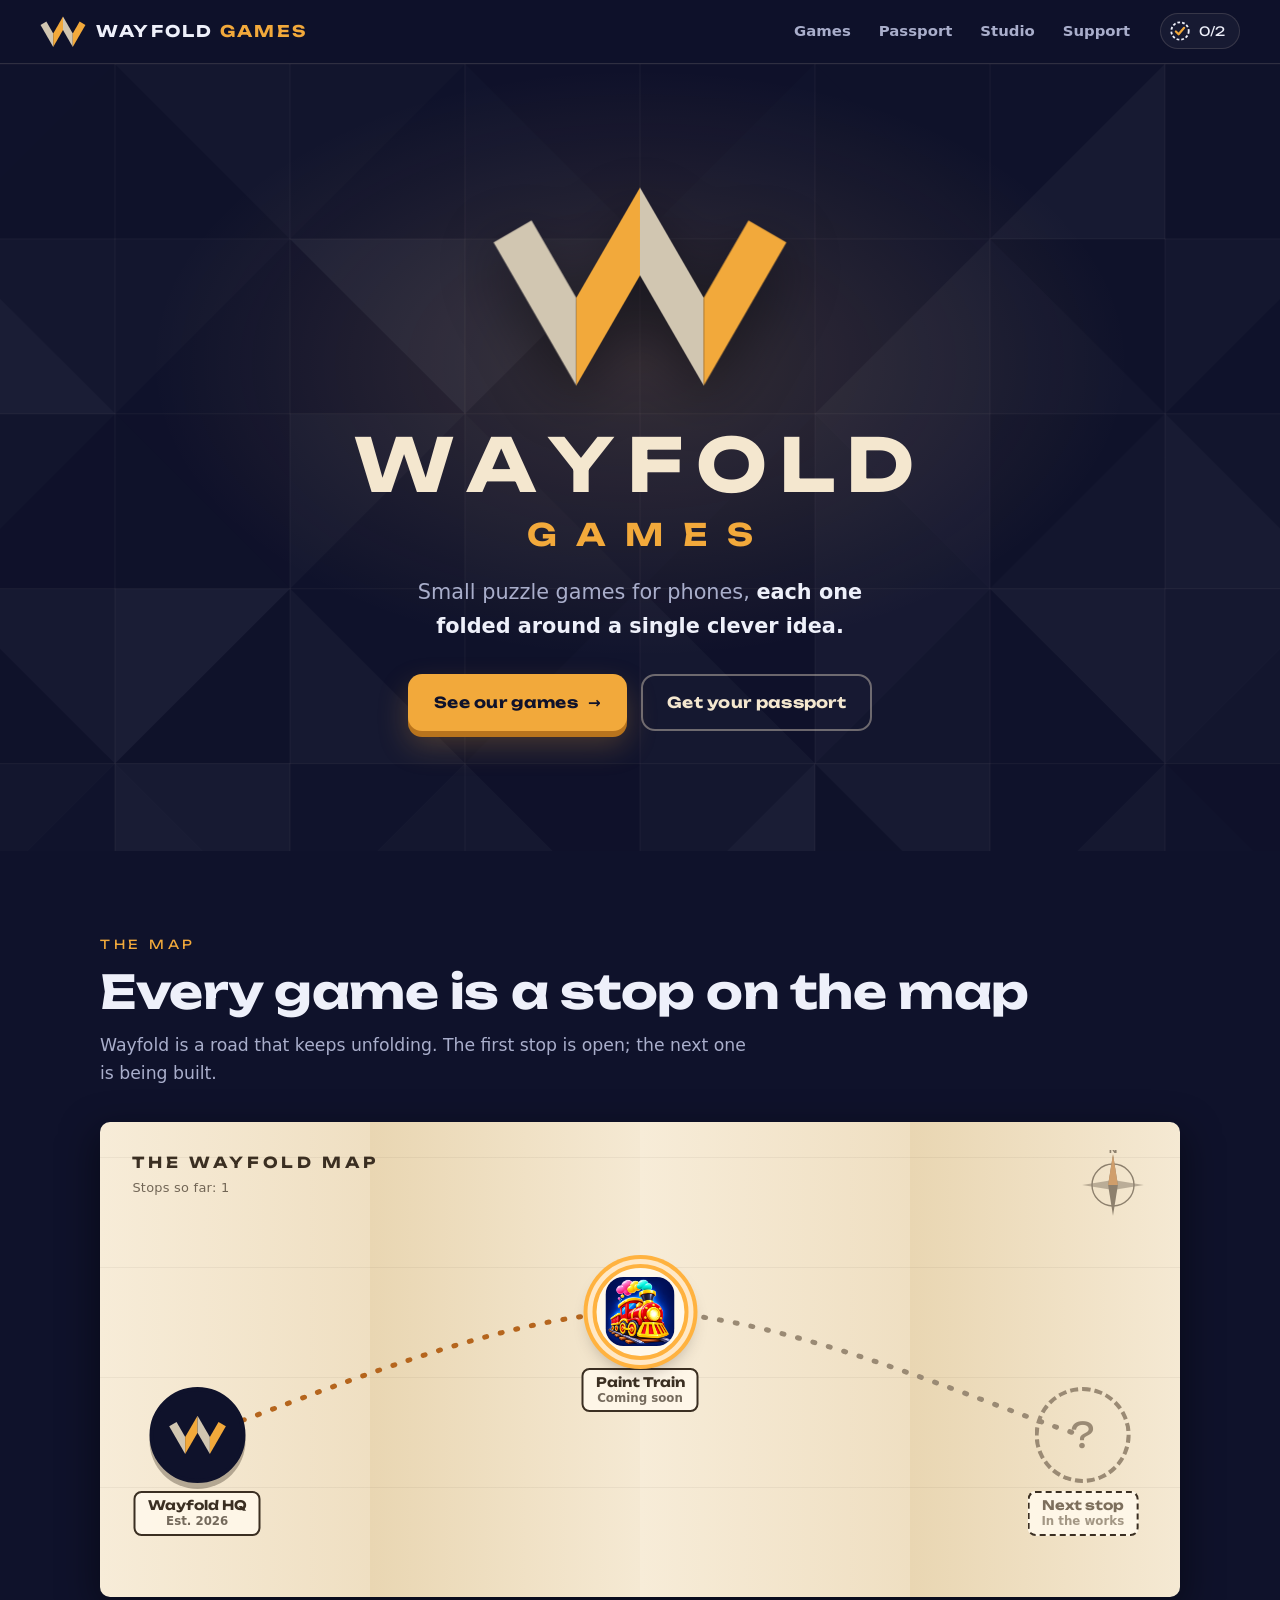
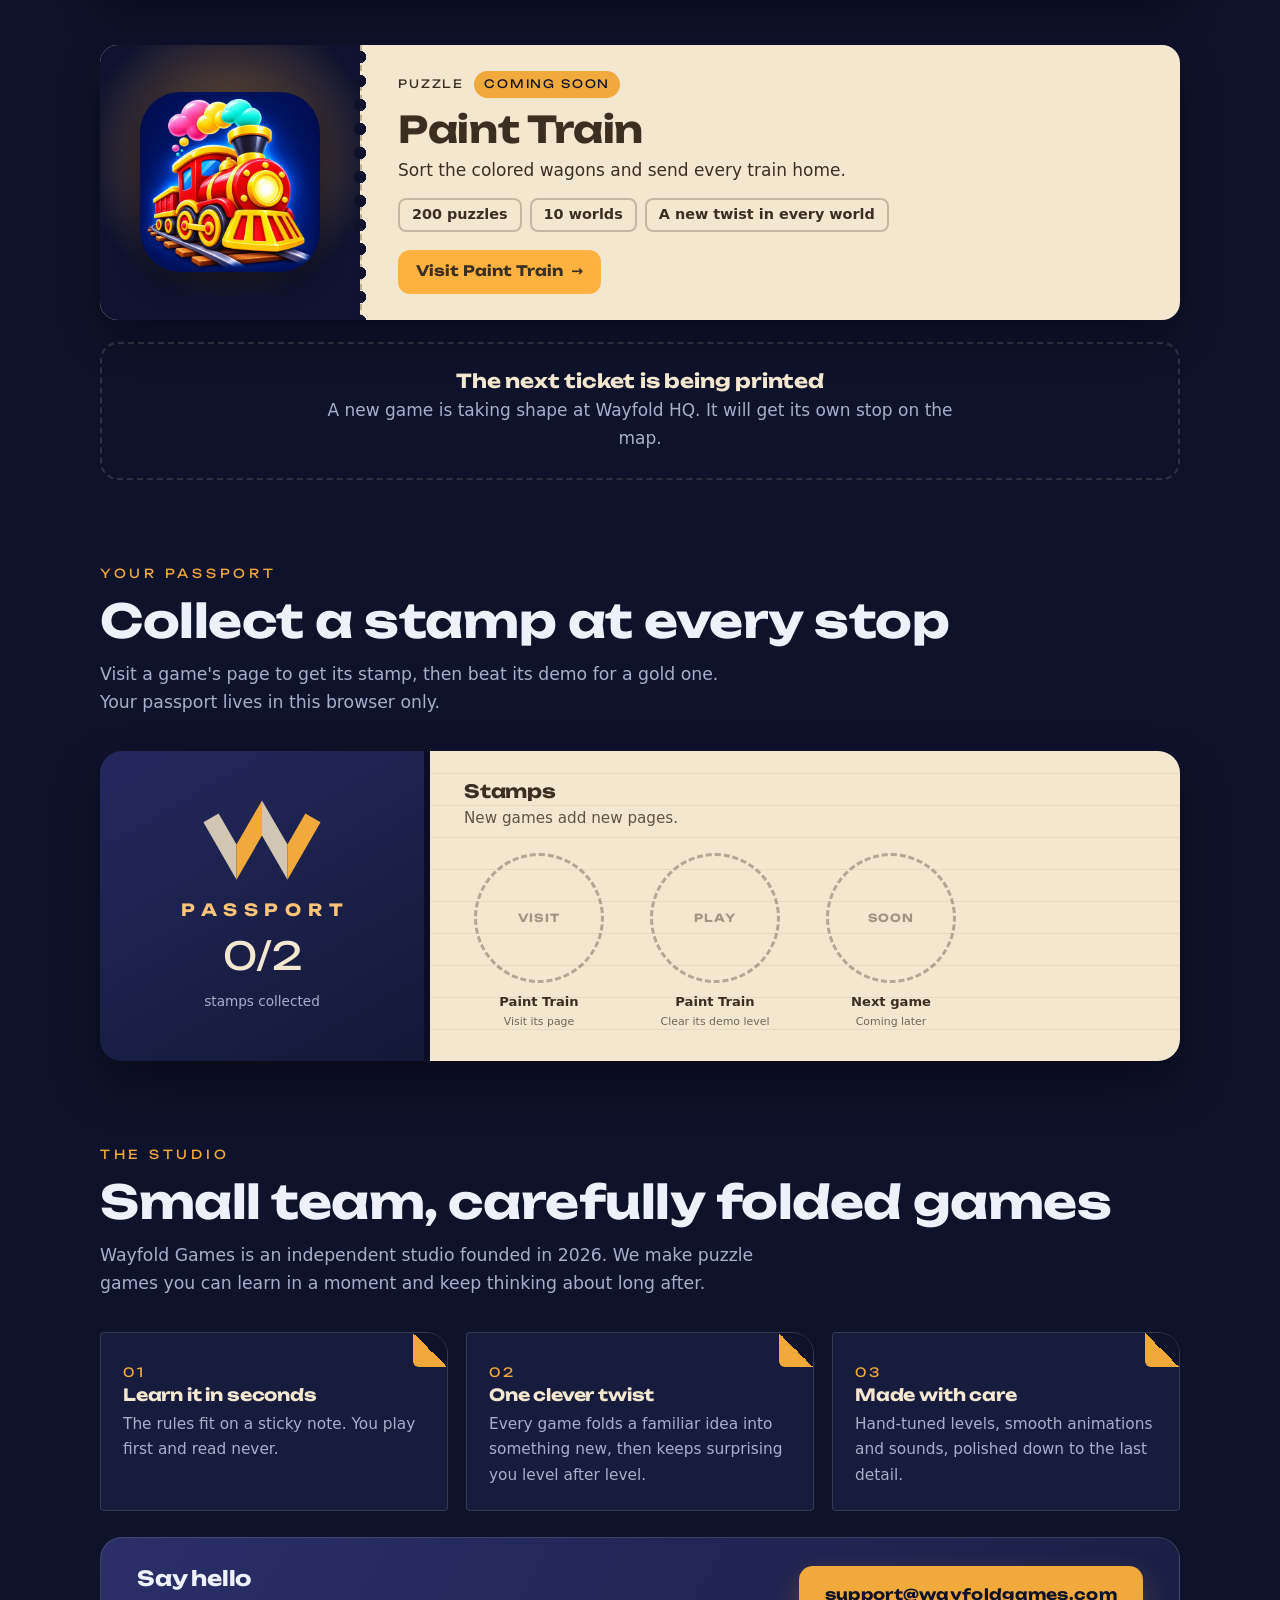
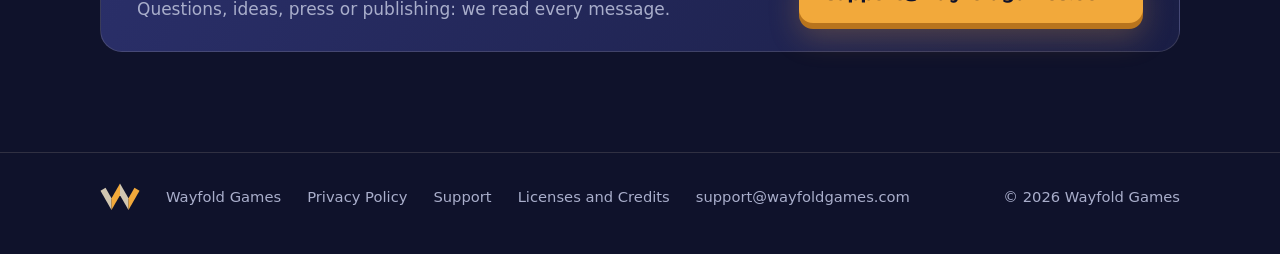
<file: index.html>
<!doctype html>
<html lang="en" data-stamps="2">
<head>
<meta charset="utf-8">
<meta name="viewport" content="width=device-width, initial-scale=1">
<title>Wayfold Games</title>
<meta name="description" content="Wayfold Games is a small independent studio making puzzle games for phones.">
<meta name="theme-color" content="#0f122b">
<meta property="og:title" content="Wayfold Games">
<meta property="og:description" content="Wayfold Games is a small independent studio making puzzle games for phones.">
<meta property="og:image" content="https://wayfoldgames.com/assets/share.png">
<meta property="og:type" content="website">
<meta name="twitter:card" content="summary_large_image">
<link rel="icon" type="image/png" sizes="32x32" href="assets/favicon-32.png">
<link rel="apple-touch-icon" href="assets/apple-touch-icon.png">
<link rel="stylesheet" href="assets/studio.css">
</head>
<body>
<header class="top">
<a class="logo" href=""><svg class="" viewBox="-38.0 -80.0 506.1 346.2" role="img" aria-label="Wayfold Games"><g><polygon class="seg" points="-32.0,18.5 107.5,260.2 107.5,112.2 32.0,-18.5" fill="#d1c6b1"/><polygon class="seg" points="107.5,260.2 215.0,74.0 215.0,-74.0 107.5,112.2" fill="#f2a93b"/><polygon class="seg" points="215.0,74.0 322.5,260.2 322.5,112.2 215.0,-74.0" fill="#d1c6b1"/><polygon class="seg" points="322.5,260.2 462.0,18.5 398.0,-18.5 322.5,112.2" fill="#f2a93b"/></g></svg><span>WAYFOLD <b>GAMES</b></span></a>
<nav aria-label="Main"><a href="#games">Games</a><a href="#passport">Passport</a><a href="#studio">Studio</a><a href="support/">Support</a></nav>
<a class="pass-chip" href="#passport" title="Your Wayfold passport"><svg viewBox="0 0 24 24" aria-hidden="true"><circle cx="12" cy="12" r="9.5" fill="none" stroke="currentColor" stroke-width="2" stroke-dasharray="3 2.2"/><path d="M7.5 12.5l3 3 6-7" fill="none" stroke="#f2a93b" stroke-width="2.4" stroke-linecap="round" stroke-linejoin="round"/></svg><span data-stamp-count>0/0</span></a>
</header>
<main>
<section class="hero">
<svg class="mark" viewBox="-38.0 -80.0 506.1 346.2" role="img" aria-label="Wayfold Games"><g><polygon class="seg" points="-32.0,18.5 107.5,260.2 107.5,112.2 32.0,-18.5" fill="#d1c6b1"/><polygon class="seg" points="107.5,260.2 215.0,74.0 215.0,-74.0 107.5,112.2" fill="#f2a93b"/><polygon class="seg" points="215.0,74.0 322.5,260.2 322.5,112.2 215.0,-74.0" fill="#d1c6b1"/><polygon class="seg" points="322.5,260.2 462.0,18.5 398.0,-18.5 322.5,112.2" fill="#f2a93b"/></g><defs><clipPath id="wclip-hero"><polygon points="-32.0,18.5 107.5,260.2 107.5,112.2 32.0,-18.5"/><polygon points="107.5,260.2 215.0,74.0 215.0,-74.0 107.5,112.2"/><polygon points="215.0,74.0 322.5,260.2 322.5,112.2 215.0,-74.0"/><polygon points="322.5,260.2 462.0,18.5 398.0,-18.5 322.5,112.2"/></clipPath><linearGradient id="wsweep-hero" x1="0" x2="1"><stop offset="0" stop-color="#fff" stop-opacity="0"/><stop offset=".5" stop-color="#fff" stop-opacity=".75"/><stop offset="1" stop-color="#fff" stop-opacity="0"/></linearGradient></defs><g clip-path="url(#wclip-hero)"><rect class="sweep" x="-232" y="-94" width="260" height="374" fill="url(#wsweep-hero)"/></g></svg>
<h1><span class="l" style="animation-delay:1.00s">W</span><span class="l" style="animation-delay:1.07s">A</span><span class="l" style="animation-delay:1.14s">Y</span><span class="l" style="animation-delay:1.21s">F</span><span class="l" style="animation-delay:1.28s">O</span><span class="l" style="animation-delay:1.35s">L</span><span class="l" style="animation-delay:1.42s">D</span><small>GAMES</small></h1>
<p class="tag">Small puzzle games for phones, <strong>each one folded around a single clever idea.</strong></p>
<div class="ctas"><a class="button solid" href="#games">See our games <span class="arrow">→</span></a><a class="button ghost" href="#passport">Get your passport</a></div>
</section>

<section class="block" id="games">
<p class="kicker">THE MAP</p>
<h2>Every game is a stop on the map</h2>
<p class="lead">Wayfold is a road that keeps unfolding. The first stop is open; the next one is being built.</p>
<div class="map closed" style="--stops:3">
<div class="shadow"></div>
<div class="panels" aria-hidden="true"><div class="panel"></div><div class="panel"></div><div class="panel"></div><div class="panel"></div></div>
<div class="ink">
<svg class="route wide" viewBox="0 0 1000 440" preserveAspectRatio="none" aria-hidden="true"><path class="road" d="M90.0,290.4 C158.3,271.3 363.3,176.0 500.0,176.0" vector-effect="non-scaling-stroke"/><path class="road next" d="M500.0,176.0 C636.7,176.0 841.7,271.3 910.0,290.4" vector-effect="non-scaling-stroke"/></svg>
<svg class="route tall" viewBox="0 0 400 600" preserveAspectRatio="none" aria-hidden="true"><path class="road" d="M104.0,150.0 C136.0,175.0 296.0,250.0 296.0,300.0" vector-effect="non-scaling-stroke"/><path class="road next" d="M296.0,300.0 C296.0,350.0 136.0,425.0 104.0,450.0" vector-effect="non-scaling-stroke"/></svg>
<div class="title">THE WAYFOLD MAP<small>Stops so far: 1</small></div>
<svg class="compass" viewBox="0 0 100 100" aria-hidden="true"><circle cx="50" cy="50" r="30" fill="none" stroke="#3b2f22" stroke-width="2"/><path d="M50 6 L57 50 L50 94 L43 50Z" fill="#3b2f22"/><path d="M6 50 L50 43 L94 50 L50 57Z" fill="#3b2f22" opacity=".55"/><path d="M50 6 L57 50 L43 50Z" fill="#b5651d"/><text x="50" y="5" text-anchor="middle" font-size="12" font-family="Unbounded, sans-serif" font-weight="700" fill="#3b2f22" dy="-1">N</text></svg>
<div class="pin hq" style="--x:9.0%;--y:66.0%;--mx:26.0%;--my:25.0%"><span class="dot"><svg class="" viewBox="-38.0 -80.0 506.1 346.2" role="img" aria-label="Wayfold Games"><g><polygon class="seg" points="-32.0,18.5 107.5,260.2 107.5,112.2 32.0,-18.5" fill="#d1c6b1"/><polygon class="seg" points="107.5,260.2 215.0,74.0 215.0,-74.0 107.5,112.2" fill="#f2a93b"/><polygon class="seg" points="215.0,74.0 322.5,260.2 322.5,112.2 215.0,-74.0" fill="#d1c6b1"/><polygon class="seg" points="322.5,260.2 462.0,18.5 398.0,-18.5 322.5,112.2" fill="#f2a93b"/></g></svg></span><span class="label">Wayfold HQ<small>Est. 2026</small></span></div><a class="pin game" href="painttrain/" style="--x:50.0%;--y:40.0%;--mx:74.0%;--my:50.0%;--accent:#ffb23f"><span class="dot"><img src="assets/games/painttrain/icon-256.png" alt=""></span><span class="label">Paint Train<small>Coming soon</small></span></a><div class="pin next" style="--x:91.0%;--y:66.0%;--mx:26.0%;--my:75.0%"><span class="dot">?</span><span class="label">Next stop<small>In the works</small></span></div>
</div>
</div>
<div class="tickets">
<a class="ticket" href="painttrain/" style="--accent:#ffb23f;--bg:#0f1330">
<div class="stub"><img src="assets/games/painttrain/icon-512.png" width="512" height="512" loading="lazy" alt="Paint Train app icon"></div>
<div class="body"><div class="meta"><span>Puzzle</span><span class="badge soon">Coming soon</span></div>
<h3>Paint Train</h3><p>Sort the colored wagons and send every train home.</p><ul><li>200 puzzles</li><li>10 worlds</li><li>A new twist in every world</li></ul><span class="go">Visit Paint Train <span class="arrow">→</span></span></div></a><div class="ticket placeholder"><h3>The next ticket is being printed</h3><p>A new game is taking shape at Wayfold HQ. It will get its own stop on the map.</p></div>
</div>
</section>

<section class="block" id="passport">
<p class="kicker">YOUR PASSPORT</p>
<h2>Collect a stamp at every stop</h2>
<p class="lead">Visit a game's page to get its stamp, then beat its demo for a gold one. Your passport lives in this browser only.</p>
<div class="passport">
<div class="cover"><svg class="" viewBox="-38.0 -80.0 506.1 346.2" role="img" aria-label="Wayfold Games"><g><polygon class="seg" points="-32.0,18.5 107.5,260.2 107.5,112.2 32.0,-18.5" fill="#d1c6b1"/><polygon class="seg" points="107.5,260.2 215.0,74.0 215.0,-74.0 107.5,112.2" fill="#f2a93b"/><polygon class="seg" points="215.0,74.0 322.5,260.2 322.5,112.2 215.0,-74.0" fill="#d1c6b1"/><polygon class="seg" points="322.5,260.2 462.0,18.5 398.0,-18.5 322.5,112.2" fill="#f2a93b"/></g></svg><strong>PASSPORT</strong><span class="count" data-stamp-count>0/2</span><span>stamps collected</span></div>
<div class="pages"><h3>Stamps</h3><p>New games add new pages.</p><div class="stamps"><div class="stamp" data-game="painttrain" data-level="1" style="--tilt:7deg"><div class="ring">VISIT</div><template><svg viewBox="0 0 140 140" aria-hidden="true"><defs><path id="sp-painttrain-1" d="M70,70 m-52,0 a52,52 0 1,1 104,0 a52,52 0 1,1 -104,0"/></defs><circle cx="70" cy="70" r="66" fill="none" stroke="#b27d2c" stroke-width="4"/><circle cx="70" cy="70" r="40" fill="none" stroke="#b27d2c" stroke-width="2" stroke-dasharray="4 3"/><text font-family="Unbounded, sans-serif" font-weight="700" font-size="11.5" letter-spacing="2" fill="#b27d2c"><textPath href="#sp-painttrain-1" textLength="318" lengthAdjust="spacing">PAINT TRAIN • VISITED •</textPath></text></svg><img src="assets/games/painttrain/icon-256.png" alt=""></template>Paint Train<small>Visit its page</small></div><div class="stamp" data-game="painttrain" data-level="2" style="--tilt:-4deg"><div class="ring">PLAY</div><template><svg viewBox="0 0 140 140" aria-hidden="true"><defs><path id="sp-painttrain-2" d="M70,70 m-52,0 a52,52 0 1,1 104,0 a52,52 0 1,1 -104,0"/></defs><circle cx="70" cy="70" r="66" fill="none" stroke="#c8901c" stroke-width="4"/><circle cx="70" cy="70" r="40" fill="none" stroke="#c8901c" stroke-width="3"/><text font-family="Unbounded, sans-serif" font-weight="700" font-size="11.5" letter-spacing="2" fill="#c8901c"><textPath href="#sp-painttrain-2" textLength="318" lengthAdjust="spacing">PAINT TRAIN • DEMO CLEARED •</textPath></text></svg><img src="assets/games/painttrain/icon-256.png" alt=""></template>Paint Train<small>Clear its demo level</small></div><div class="stamp"><div class="ring">SOON</div>Next game<small>Coming later</small></div></div></div>
</div>
</section>

<section class="block" id="studio">
<p class="kicker">THE STUDIO</p>
<h2>Small team, carefully folded games</h2>
<p class="lead">Wayfold Games is an independent studio founded in 2026. We make puzzle games you can learn in a moment and keep thinking about long after.</p>
<div class="values">
<div class="value"><span class="n">01</span><h3>Learn it in seconds</h3><p>The rules fit on a sticky note. You play first and read never.</p></div>
<div class="value"><span class="n">02</span><h3>One clever twist</h3><p>Every game folds a familiar idea into something new, then keeps surprising you level after level.</p></div>
<div class="value"><span class="n">03</span><h3>Made with care</h3><p>Hand-tuned levels, smooth animations and sounds, polished down to the last detail.</p></div>
</div>
<div class="contact"><div><h3>Say hello</h3><p>Questions, ideas, press or publishing: we read every message.</p></div><a class="button solid" href="mailto:support@wayfoldgames.com">support@wayfoldgames.com</a></div>
</section>
</main>
<footer class="foot"><div class="in"><svg class="" viewBox="-38.0 -80.0 506.1 346.2" role="img" aria-label="Wayfold Games"><g><polygon class="seg" points="-32.0,18.5 107.5,260.2 107.5,112.2 32.0,-18.5" fill="#d1c6b1"/><polygon class="seg" points="107.5,260.2 215.0,74.0 215.0,-74.0 107.5,112.2" fill="#f2a93b"/><polygon class="seg" points="215.0,74.0 322.5,260.2 322.5,112.2 215.0,-74.0" fill="#d1c6b1"/><polygon class="seg" points="322.5,260.2 462.0,18.5 398.0,-18.5 322.5,112.2" fill="#f2a93b"/></g></svg><span>Wayfold Games</span><a href="privacy/">Privacy Policy</a><a href="support/">Support</a><a href="licenses/">Licenses and Credits</a><a href="mailto:support@wayfoldgames.com">support@wayfoldgames.com</a><span class="copy">© 2026 Wayfold Games</span></div></footer>
<script src="assets/studio.js" defer></script>
</body>
</html>
</file>
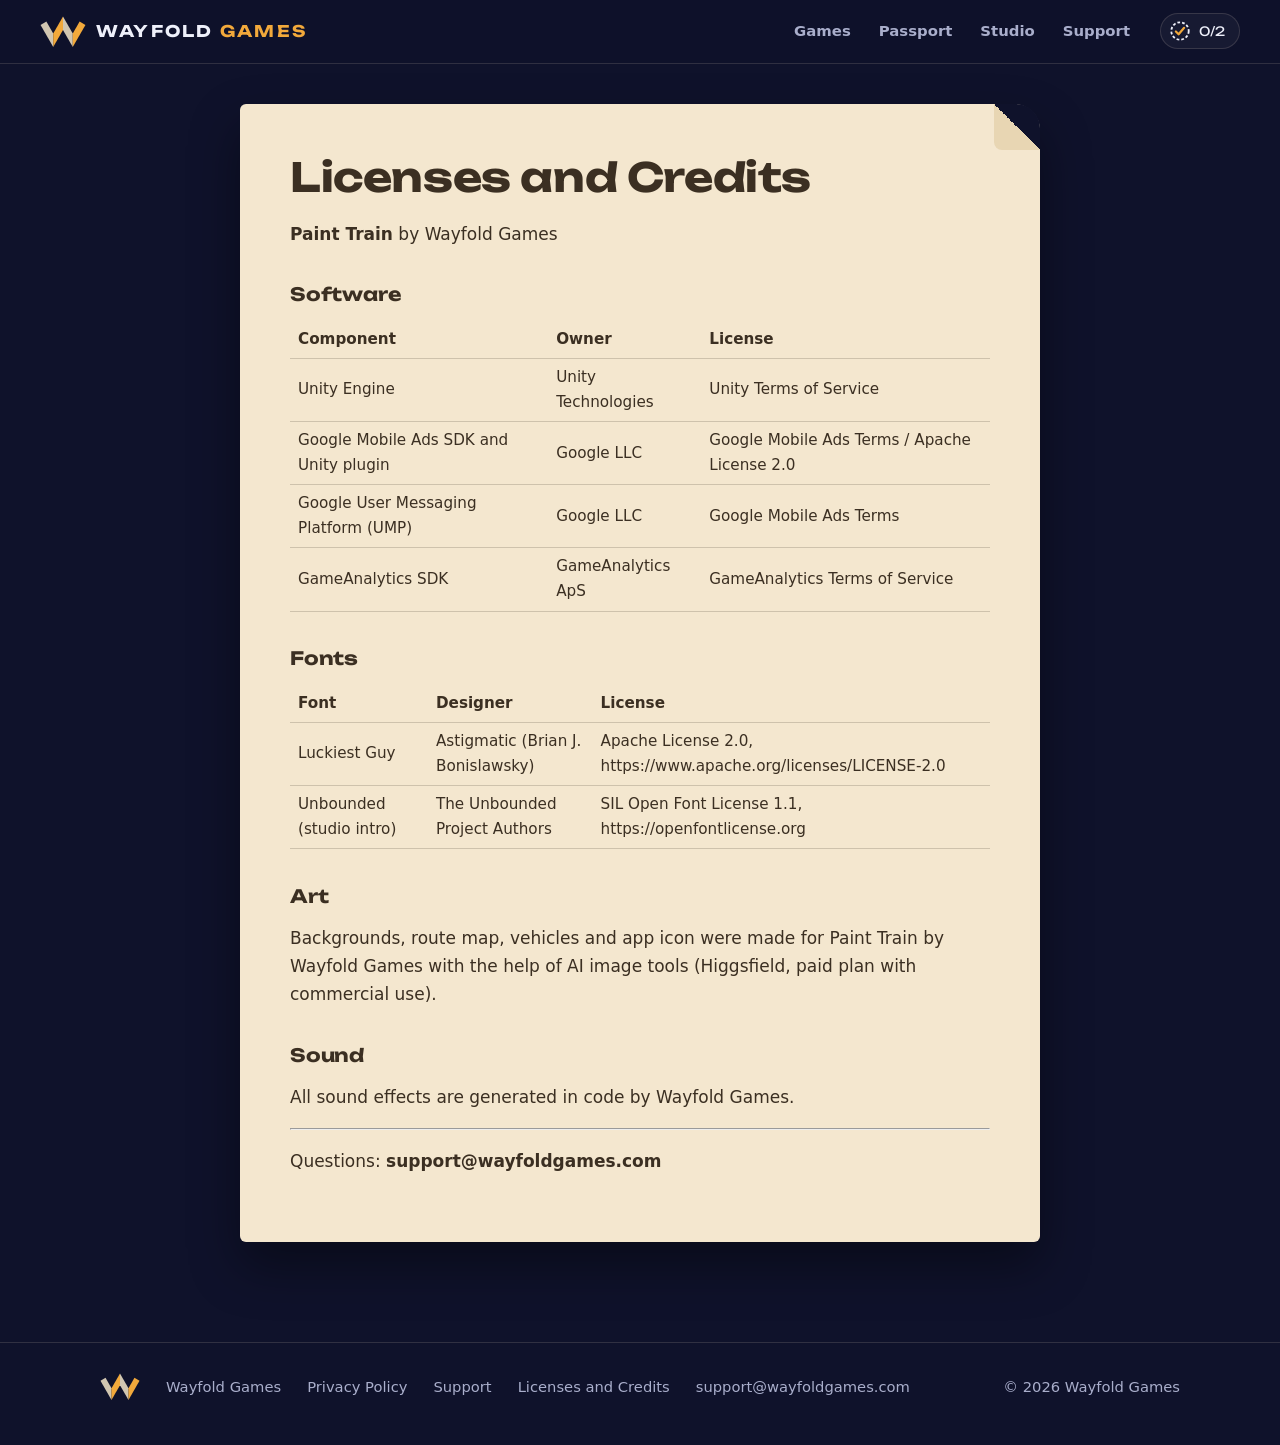
<file: licenses/index.html>
<!doctype html>
<html lang="en" data-stamps="2">
<head>
<meta charset="utf-8">
<meta name="viewport" content="width=device-width, initial-scale=1">
<title>Licenses and Credits · Wayfold Games</title>
<meta name="description" content="Licenses and Credits for Wayfold Games and its games.">
<meta name="theme-color" content="#0f122b">
<meta property="og:title" content="Licenses and Credits · Wayfold Games">
<meta property="og:description" content="Licenses and Credits for Wayfold Games and its games.">
<meta property="og:image" content="https://wayfoldgames.com/assets/share.png">
<meta property="og:type" content="website">
<meta name="twitter:card" content="summary_large_image">
<link rel="icon" type="image/png" sizes="32x32" href="../assets/favicon-32.png">
<link rel="apple-touch-icon" href="../assets/apple-touch-icon.png">
<link rel="stylesheet" href="../assets/studio.css">
</head>
<body>
<header class="top">
<a class="logo" href="../"><svg class="" viewBox="-38.0 -80.0 506.1 346.2" role="img" aria-label="Wayfold Games"><g><polygon class="seg" points="-32.0,18.5 107.5,260.2 107.5,112.2 32.0,-18.5" fill="#d1c6b1"/><polygon class="seg" points="107.5,260.2 215.0,74.0 215.0,-74.0 107.5,112.2" fill="#f2a93b"/><polygon class="seg" points="215.0,74.0 322.5,260.2 322.5,112.2 215.0,-74.0" fill="#d1c6b1"/><polygon class="seg" points="322.5,260.2 462.0,18.5 398.0,-18.5 322.5,112.2" fill="#f2a93b"/></g></svg><span>WAYFOLD <b>GAMES</b></span></a>
<nav aria-label="Main"><a href="../#games">Games</a><a href="../#passport">Passport</a><a href="../#studio">Studio</a><a href="../support/">Support</a></nav>
<a class="pass-chip" href="../#passport" title="Your Wayfold passport"><svg viewBox="0 0 24 24" aria-hidden="true"><circle cx="12" cy="12" r="9.5" fill="none" stroke="currentColor" stroke-width="2" stroke-dasharray="3 2.2"/><path d="M7.5 12.5l3 3 6-7" fill="none" stroke="#f2a93b" stroke-width="2.4" stroke-linecap="round" stroke-linejoin="round"/></svg><span data-stamp-count>0/0</span></a>
</header>
<main class="doc-wrap"><article class="doc">
<h1>Licenses and Credits</h1>
<p><strong>Paint Train</strong> by Wayfold Games</p>
<h2>Software</h2>
<table>
<thead>
<tr>
<th>Component</th>
<th>Owner</th>
<th>License</th>
</tr>
</thead>
<tbody>
<tr>
<td>Unity Engine</td>
<td>Unity Technologies</td>
<td>Unity Terms of Service</td>
</tr>
<tr>
<td>Google Mobile Ads SDK and Unity plugin</td>
<td>Google LLC</td>
<td>Google Mobile Ads Terms / Apache License 2.0</td>
</tr>
<tr>
<td>Google User Messaging Platform (UMP)</td>
<td>Google LLC</td>
<td>Google Mobile Ads Terms</td>
</tr>
<tr>
<td>GameAnalytics SDK</td>
<td>GameAnalytics ApS</td>
<td>GameAnalytics Terms of Service</td>
</tr>
</tbody>
</table>
<h2>Fonts</h2>
<table>
<thead>
<tr>
<th>Font</th>
<th>Designer</th>
<th>License</th>
</tr>
</thead>
<tbody>
<tr>
<td>Luckiest Guy</td>
<td>Astigmatic (Brian J. Bonislawsky)</td>
<td>Apache License 2.0, https://www.apache.org/licenses/LICENSE-2.0</td>
</tr>
<tr>
<td>Unbounded (studio intro)</td>
<td>The Unbounded Project Authors</td>
<td>SIL Open Font License 1.1, https://openfontlicense.org</td>
</tr>
</tbody>
</table>
<h2>Art</h2>
<p>Backgrounds, route map, vehicles and app icon were made for Paint Train by Wayfold Games with the help of AI image tools (Higgsfield, paid plan with commercial use).</p>
<h2>Sound</h2>
<p>All sound effects are generated in code by Wayfold Games.</p>
<hr />
<p>Questions: <strong>support@wayfoldgames.com</strong></p>
</article></main>
<footer class="foot"><div class="in"><svg class="" viewBox="-38.0 -80.0 506.1 346.2" role="img" aria-label="Wayfold Games"><g><polygon class="seg" points="-32.0,18.5 107.5,260.2 107.5,112.2 32.0,-18.5" fill="#d1c6b1"/><polygon class="seg" points="107.5,260.2 215.0,74.0 215.0,-74.0 107.5,112.2" fill="#f2a93b"/><polygon class="seg" points="215.0,74.0 322.5,260.2 322.5,112.2 215.0,-74.0" fill="#d1c6b1"/><polygon class="seg" points="322.5,260.2 462.0,18.5 398.0,-18.5 322.5,112.2" fill="#f2a93b"/></g></svg><span>Wayfold Games</span><a href="../privacy/">Privacy Policy</a><a href="../support/">Support</a><a href="../licenses/">Licenses and Credits</a><a href="mailto:support@wayfoldgames.com">support@wayfoldgames.com</a><span class="copy">© 2026 Wayfold Games</span></div></footer>
<script src="../assets/studio.js" defer></script>
</body>
</html>
</file>
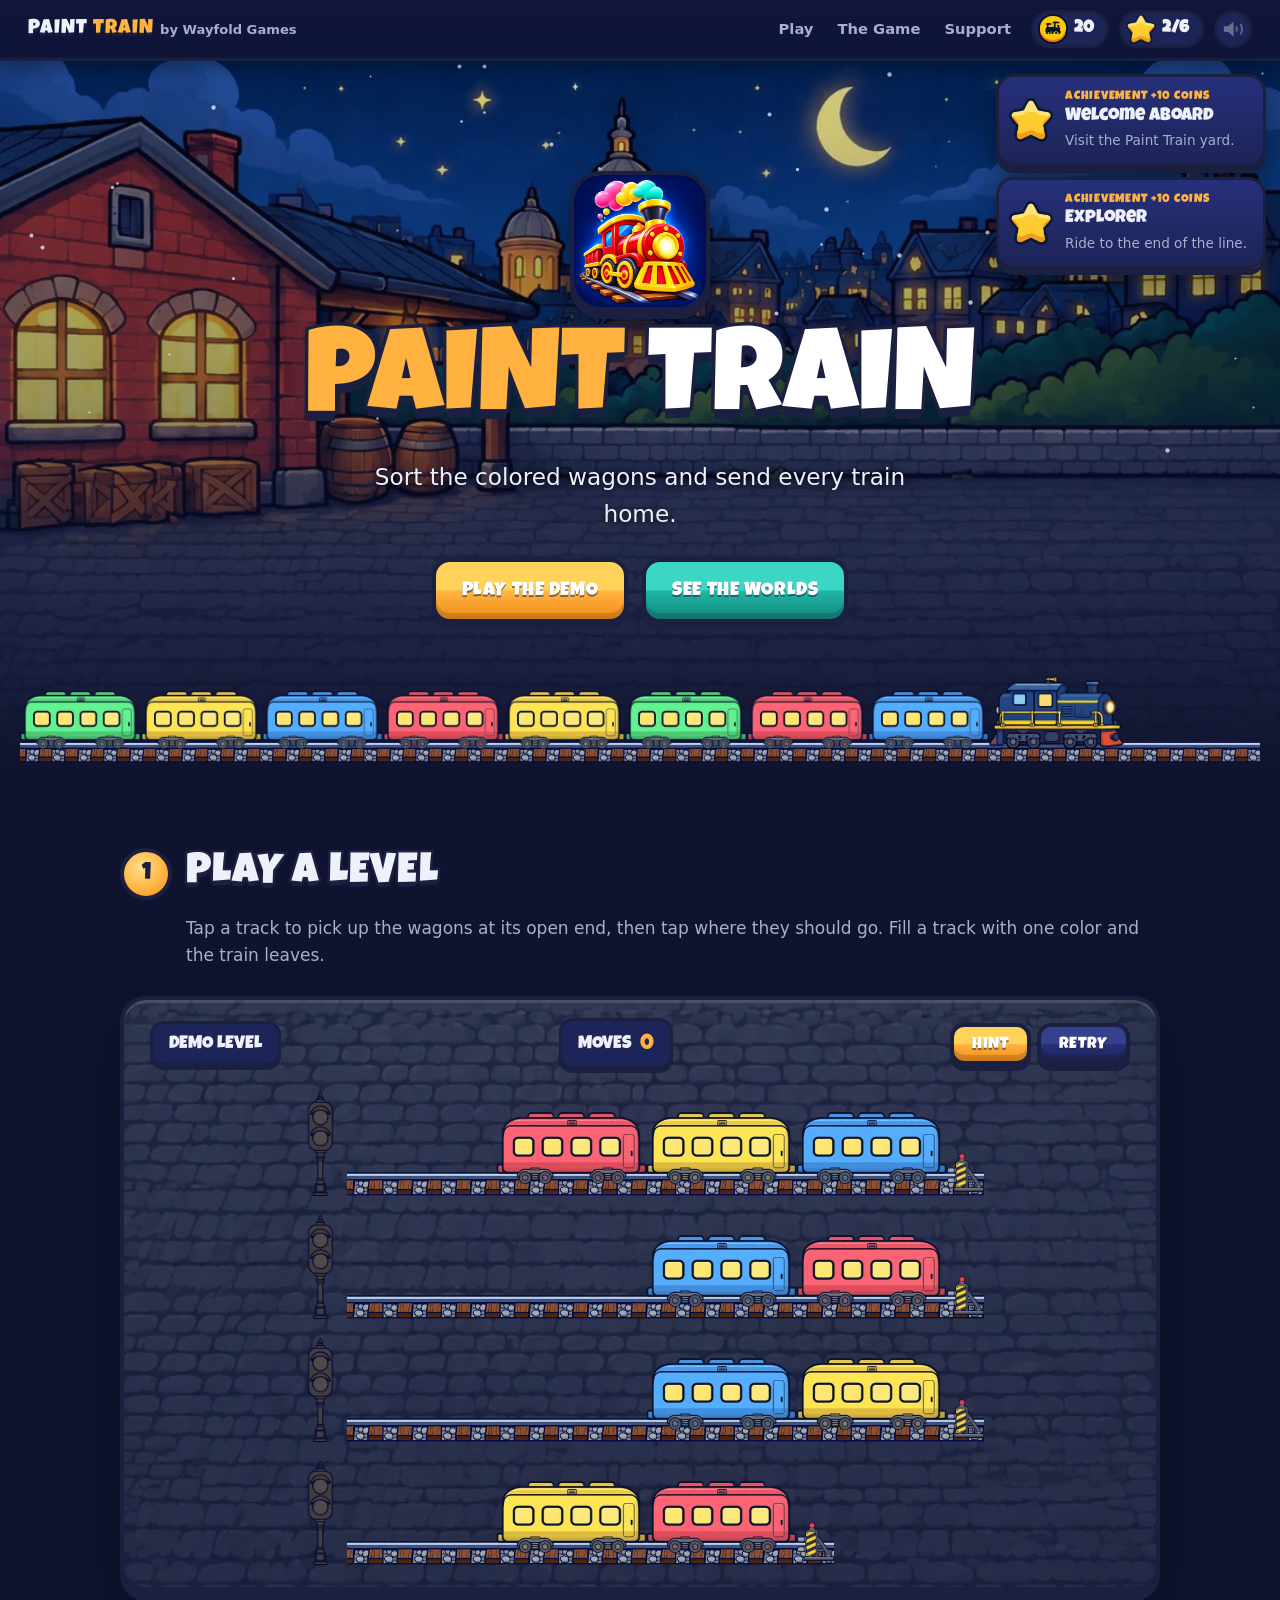
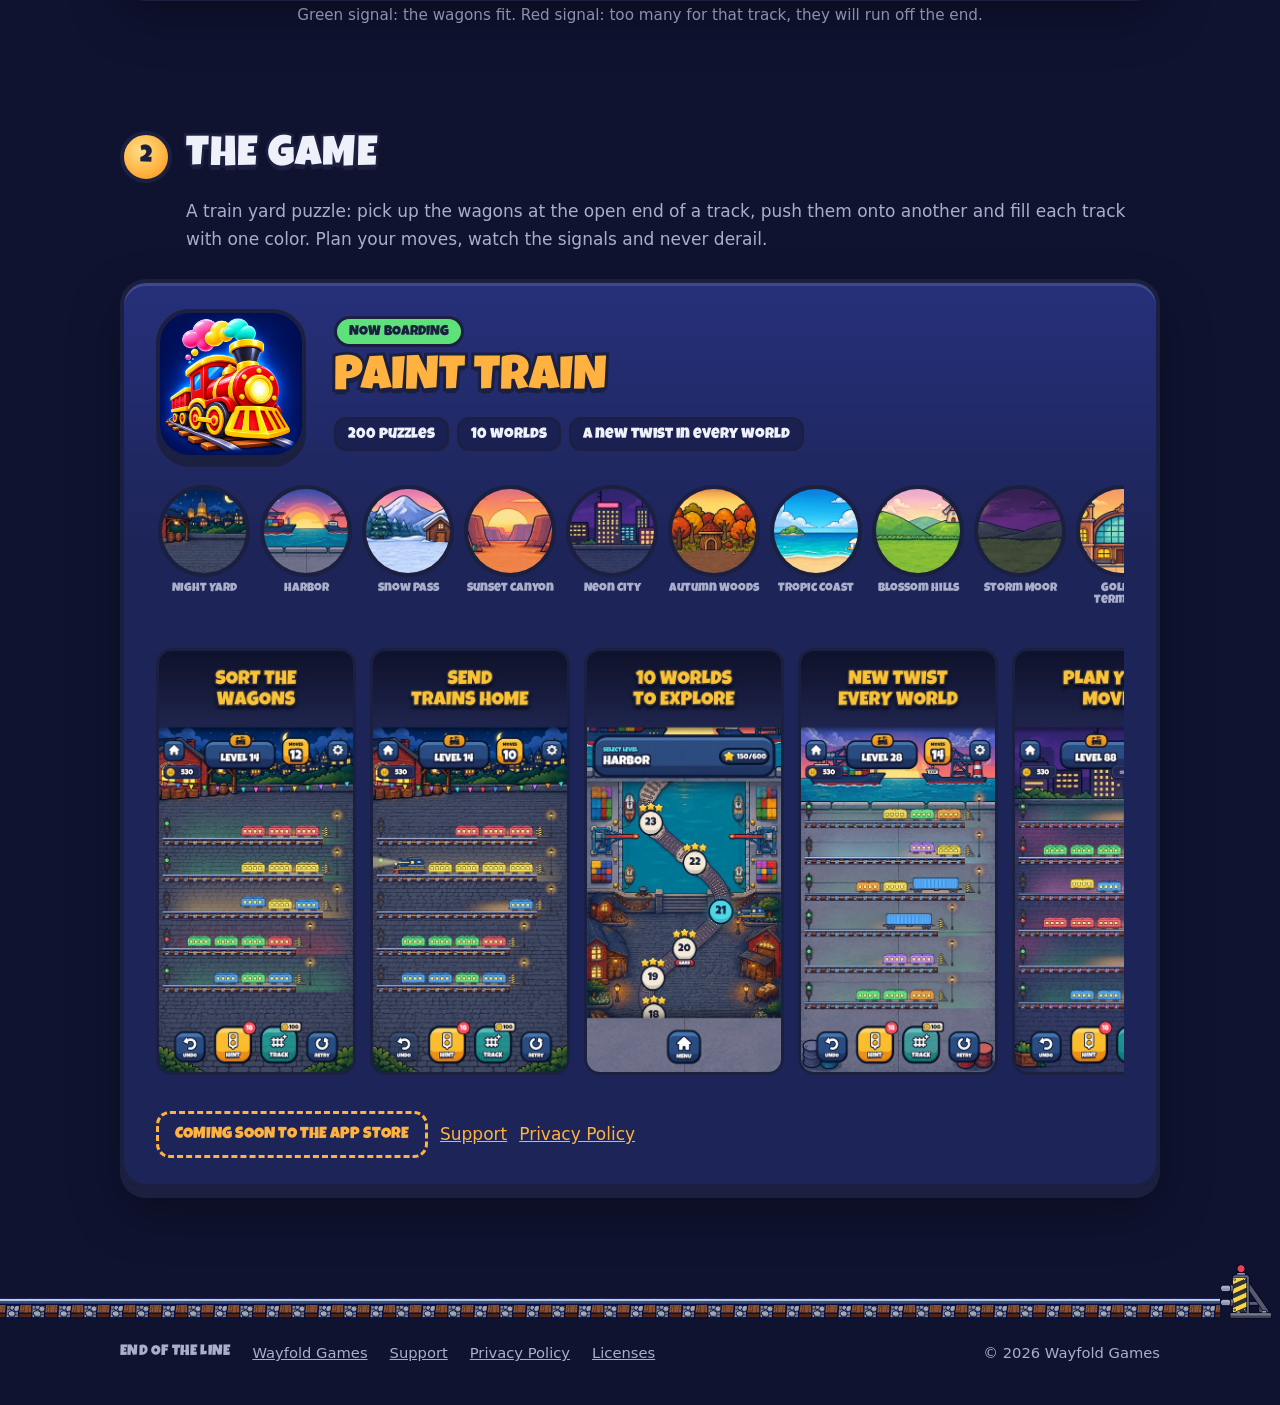
<file: painttrain/index.html>
<!doctype html>
<html lang="en" data-assets="../assets/painttrain/">
<head>
<meta charset="utf-8">
<meta name="viewport" content="width=device-width, initial-scale=1">
<title>Paint Train · Wayfold Games</title>
<meta name="description" content="Paint Train by Wayfold Games: sort the colored wagons and send every train home. Play a demo level in your browser.">
<meta name="theme-color" content="#0f122b">
<meta property="og:title" content="Paint Train · Wayfold Games">
<meta property="og:description" content="Paint Train by Wayfold Games: sort the colored wagons and send every train home. Play a demo level in your browser.">
<meta property="og:image" content="https://wayfoldgames.com/assets/painttrain/share.png">
<meta property="og:type" content="website">
<meta name="twitter:card" content="summary_large_image">
<link rel="icon" type="image/png" sizes="32x32" href="../assets/painttrain/favicon-32.png">
<link rel="apple-touch-icon" href="../assets/painttrain/apple-touch-icon.png">
<link rel="stylesheet" href="../assets/painttrain/painttrain.css">
</head>
<body>
<header class="hud">
<a class="brand" href="./">PAINT <span>TRAIN</span></a>
<a class="by" href="../">by Wayfold Games</a>
<nav aria-label="Paint Train"><a href="#play">Play</a><a href="#game">The Game</a><a href="../support/">Support</a></nav>
<button class="chip" id="coins" type="button" title="Coins (just for fun, saved in this browser)"><img src="../assets/painttrain/game/coin.webp" alt="Coins"><b>0</b></button>
<button class="chip" id="trophies" type="button" title="Achievements"><img src="../assets/painttrain/game/star.webp" alt="Achievements"><b>0/6</b></button>
<button class="chip icon off" id="sound" type="button" aria-pressed="false" title="Sound off"><img src="../assets/painttrain/game/sound.webp" alt="Sound"></button>
</header>
<div class="trophies" id="trophy-panel" role="dialog" aria-modal="true" aria-label="Achievements">
<div class="panel"><h3>ACHIEVEMENTS</h3><ul></ul><div class="close"><button class="btn yellow small" type="button">CLOSE</button></div></div>
</div>
<main>
<section class="hero">
<div class="sky" aria-hidden="true"></div><div class="stars" aria-hidden="true"></div>
<img class="gameicon" src="../assets/games/painttrain/icon-512.png" width="512" height="512" alt="Paint Train app icon">
<h1><span class="word">PAINT</span> <span class="word">TRAIN</span></h1>
<p class="tag">Sort the colored wagons and send every train home.</p>
<div class="ctas"><a class="btn yellow" href="#play">PLAY THE DEMO</a><a class="btn teal" href="#game">SEE THE WORLDS</a></div>
<div class="parade" aria-hidden="true"><div class="rails"></div><div class="train"><img class="car" src="../assets/painttrain/game/wagon_3.webp" alt="" draggable="false"><img class="car" src="../assets/painttrain/game/wagon_2.webp" alt="" draggable="false"><img class="car" src="../assets/painttrain/game/wagon_1.webp" alt="" draggable="false"><img class="car" src="../assets/painttrain/game/wagon_0.webp" alt="" draggable="false"><img class="car" src="../assets/painttrain/game/wagon_2.webp" alt="" draggable="false"><img class="car" src="../assets/painttrain/game/wagon_3.webp" alt="" draggable="false"><img class="car" src="../assets/painttrain/game/wagon_0.webp" alt="" draggable="false"><img class="car" src="../assets/painttrain/game/wagon_1.webp" alt="" draggable="false"><img class="loco" src="../assets/painttrain/game/locomotive.webp" alt="" draggable="false"></div></div>
</section>

<section class="block" id="play">
<div class="section-title"><span class="num">1</span><h2>PLAY A LEVEL</h2></div>
<p class="section-sub">Tap a track to pick up the wagons at its open end, then tap where they should go. Fill a track with one color and the train leaves.</p>
<div class="panel yard" id="yard">
<div class="yard-hud">
<span class="plate">DEMO LEVEL</span>
<span class="plate">MOVES <b id="moves">0</b></span>
<span><button class="btn yellow small" id="hint" type="button">HINT</button> <button class="btn navy small" id="retry" type="button">RETRY</button></span>
</div>
<div class="tracks"></div>
<div class="win" role="dialog" aria-label="Level cleared">
<div class="card panel"><span class="tab">DEMO LEVEL</span><h3>ALL DEPARTED</h3><div class="stars"></div>
<div class="stats"><span class="plate">MOVES <b id="win-moves">0</b></span><span class="plate"><img src="../assets/painttrain/game/coin.webp" width="26" height="26" alt="Coins"> <b id="win-coins">+0</b></span></div>
<div class="buttons"><button class="btn yellow small" id="again" type="button">PLAY AGAIN</button><a class="btn teal small" href="#game">GET THE GAME</a></div></div>
</div>
</div>
<p class="howto">Green signal: the wagons fit. Red signal: too many for that track, they will run off the end.</p>
</section>

<section class="block" id="game">
<div class="section-title"><span class="num">2</span><h2>THE GAME</h2></div>
<p class="section-sub">A train yard puzzle: pick up the wagons at the open end of a track, push them onto another and fill each track with one color. Plan your moves, watch the signals and never derail.</p>
<article class="panel game">
<img class="icon" src="../assets/games/painttrain/icon-512.png" width="512" height="512" alt="">
<div>
<span class="boarding">NOW BOARDING</span>
<h3>PAINT TRAIN</h3>
<ul class="facts"><li>200 puzzles</li><li>10 worlds</li><li>A new twist in every world</li></ul>
</div>
<div class="wide worlds" aria-label="The ten worlds"><div class="world"><img src="../assets/painttrain/game/world_night.webp" width="92" height="92" loading="lazy" alt="">Night Yard</div><div class="world"><img src="../assets/painttrain/game/world_harbor.webp" width="92" height="92" loading="lazy" alt="">Harbor</div><div class="world"><img src="../assets/painttrain/game/world_mountain.webp" width="92" height="92" loading="lazy" alt="">Snow Pass</div><div class="world"><img src="../assets/painttrain/game/world_canyon.webp" width="92" height="92" loading="lazy" alt="">Sunset Canyon</div><div class="world"><img src="../assets/painttrain/game/world_city.webp" width="92" height="92" loading="lazy" alt="">Neon City</div><div class="world"><img src="../assets/painttrain/game/world_woods.webp" width="92" height="92" loading="lazy" alt="">Autumn Woods</div><div class="world"><img src="../assets/painttrain/game/world_coast.webp" width="92" height="92" loading="lazy" alt="">Tropic Coast</div><div class="world"><img src="../assets/painttrain/game/world_blossom.webp" width="92" height="92" loading="lazy" alt="">Blossom Hills</div><div class="world"><img src="../assets/painttrain/game/world_moor.webp" width="92" height="92" loading="lazy" alt="">Storm Moor</div><div class="world"><img src="../assets/painttrain/game/world_terminal.webp" width="92" height="92" loading="lazy" alt="">Golden Terminal</div></div>
<div class="wide shots" aria-label="Screenshots"><img src="../assets/painttrain/shots/01.jpg" width="400" height="869" loading="lazy" alt="Sort the wagons"><img src="../assets/painttrain/shots/02.jpg" width="400" height="869" loading="lazy" alt="Send trains home"><img src="../assets/painttrain/shots/03.jpg" width="400" height="869" loading="lazy" alt="10 worlds to explore"><img src="../assets/painttrain/shots/04.jpg" width="400" height="869" loading="lazy" alt="New twist every world"><img src="../assets/painttrain/shots/05.jpg" width="400" height="869" loading="lazy" alt="Plan your moves"><img src="../assets/painttrain/shots/06.jpg" width="400" height="869" loading="lazy" alt="Earn 3 stars"></div>
<div class="wide status"><span class="soon">COMING SOON TO THE APP STORE</span><a href="../support/">Support</a><a href="../privacy/">Privacy Policy</a></div>
</article>
</section>
</main>
<footer class="end">
<div class="rails" aria-hidden="true"></div>
<div class="foot"><strong class="display">END OF THE LINE</strong><a href="../">Wayfold Games</a><a href="../support/">Support</a><a href="../privacy/">Privacy Policy</a><a href="../licenses/">Licenses</a><span class="copy">© 2026 Wayfold Games</span></div>
</footer>
<script src="../assets/painttrain/painttrain.js" defer></script>
</body>
</html>
</file>
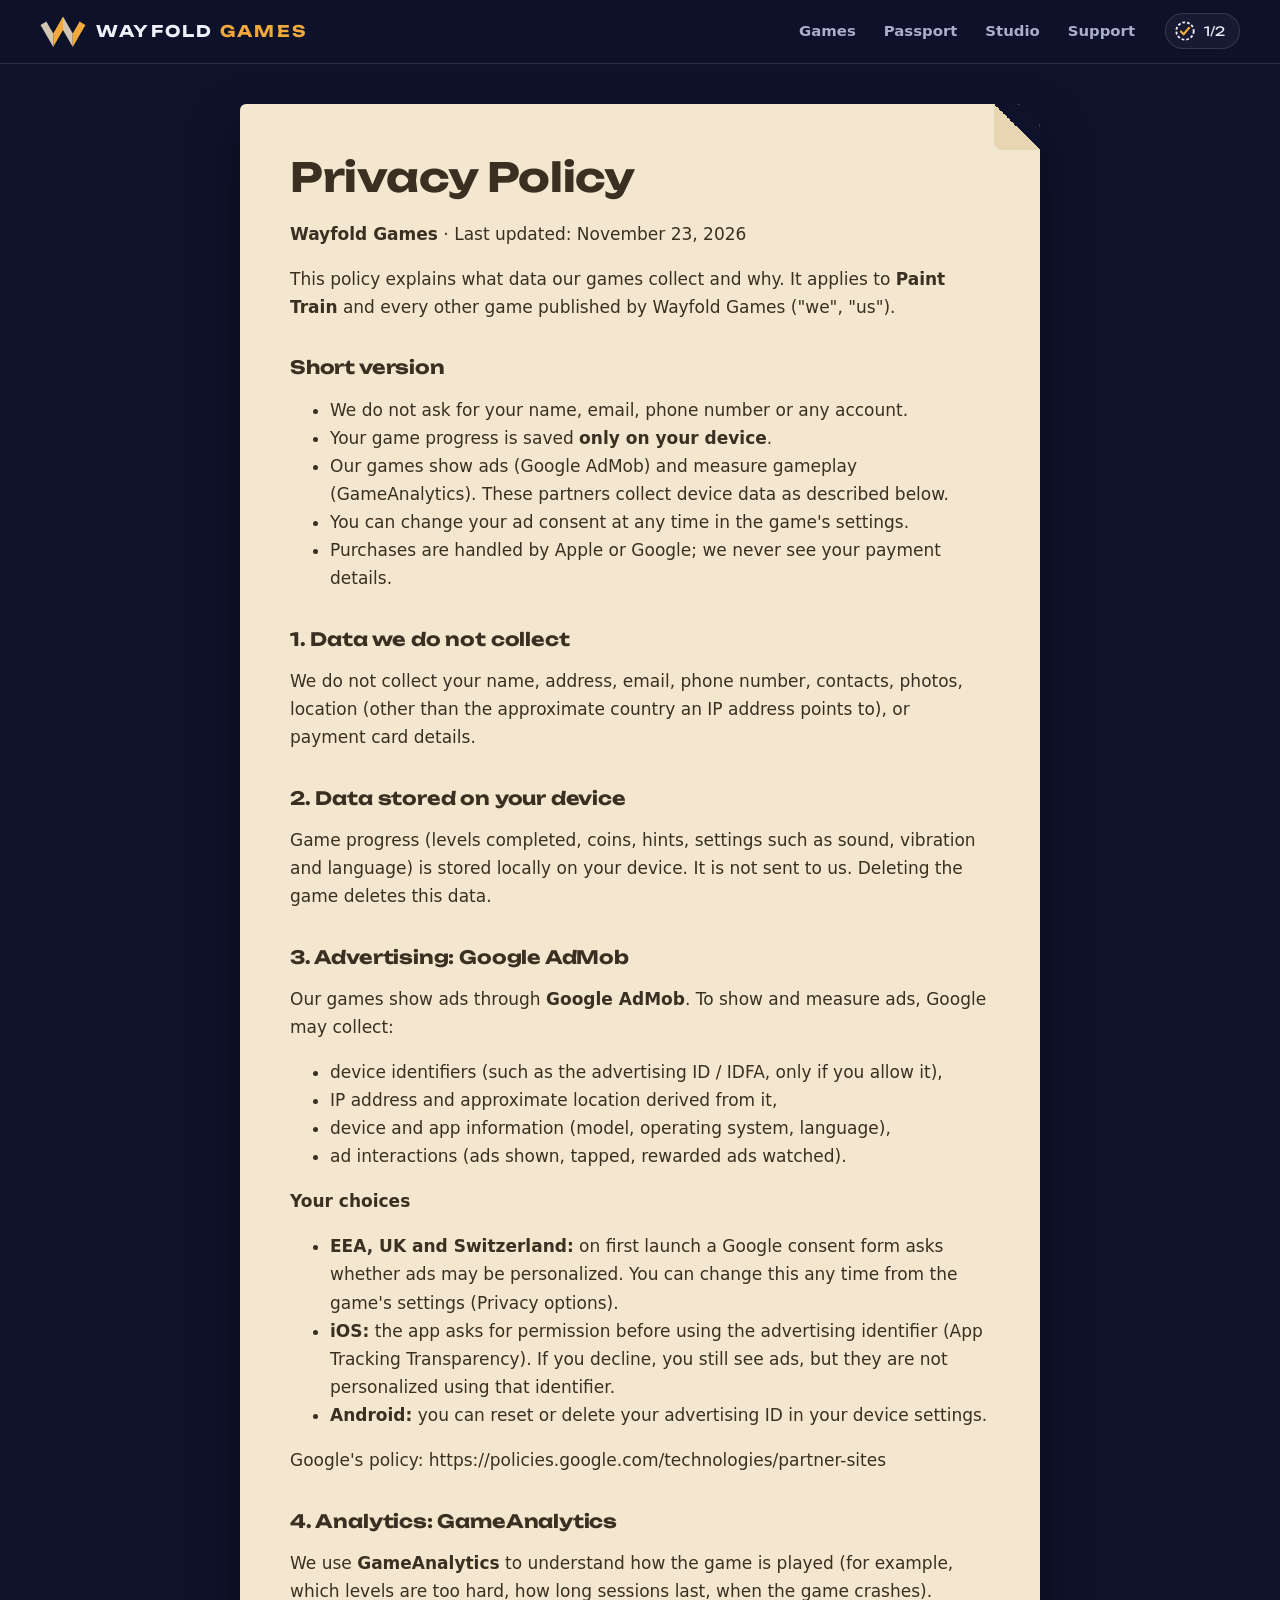
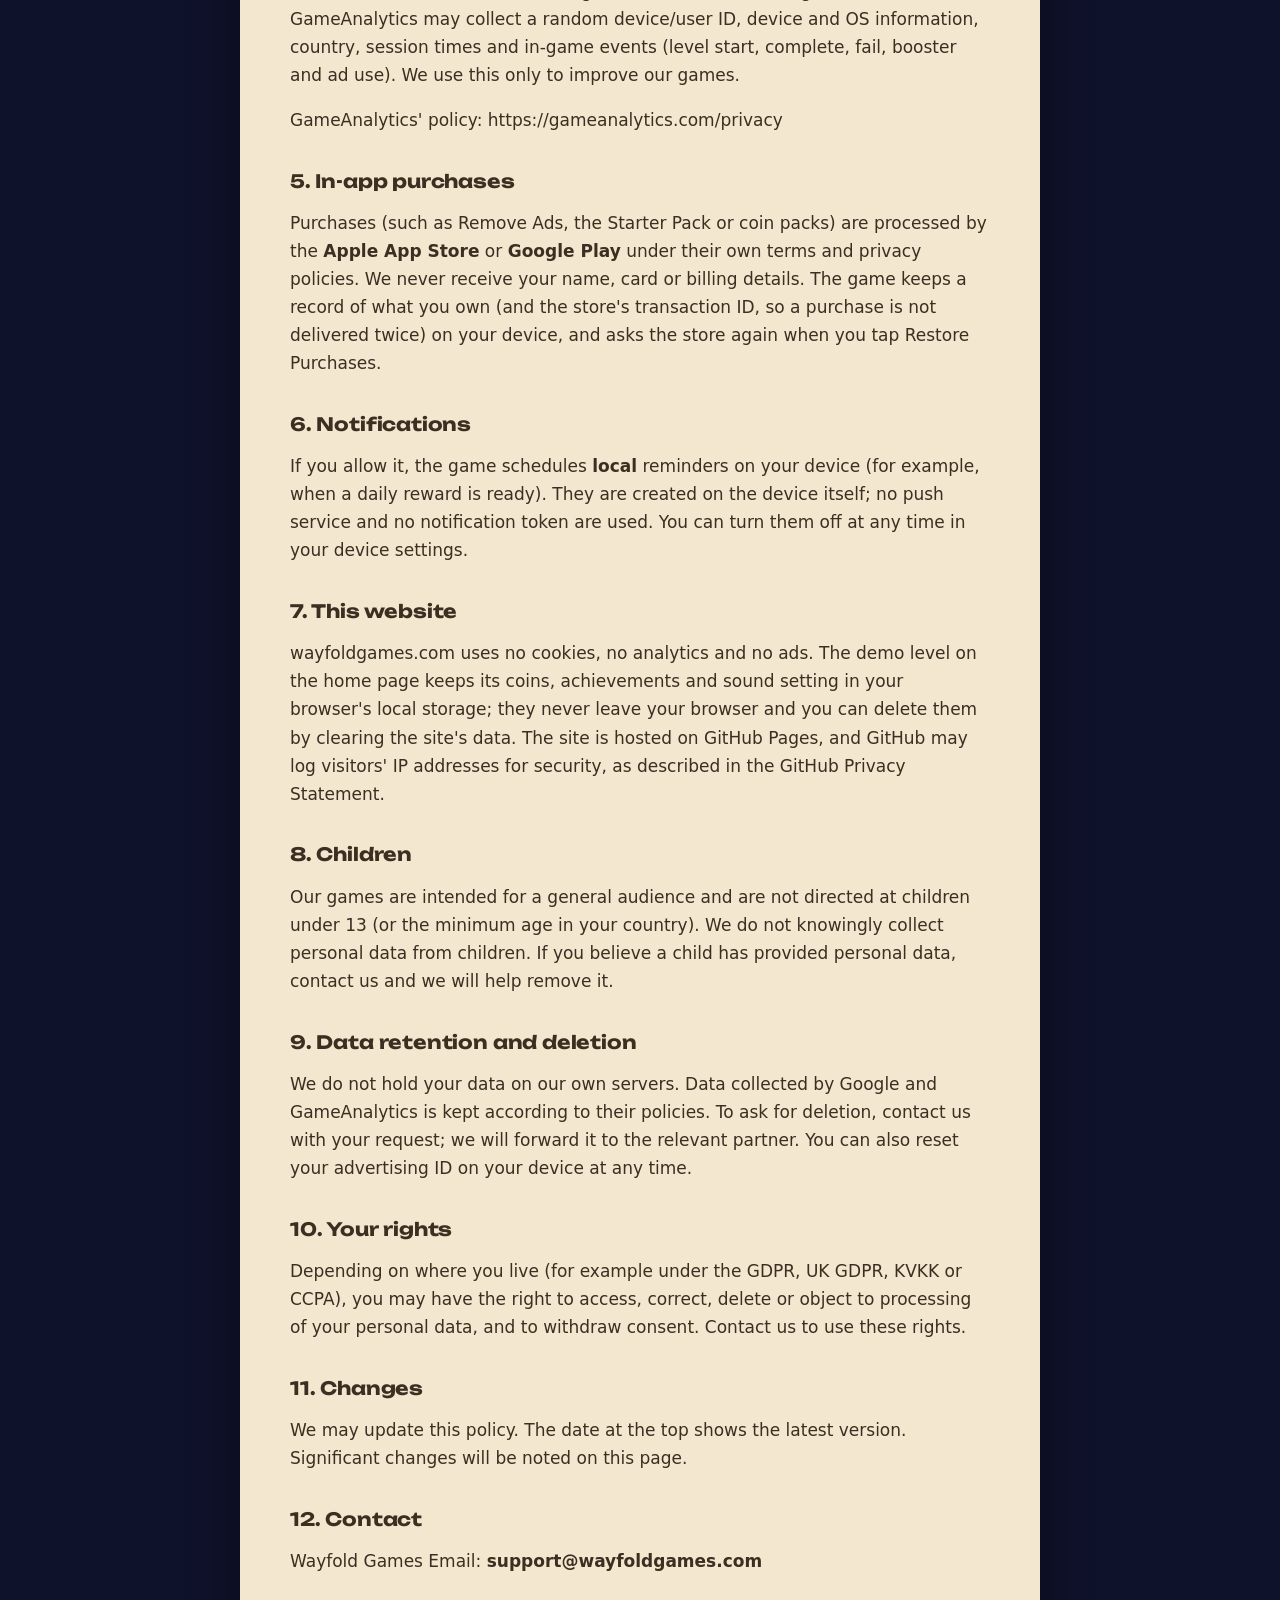
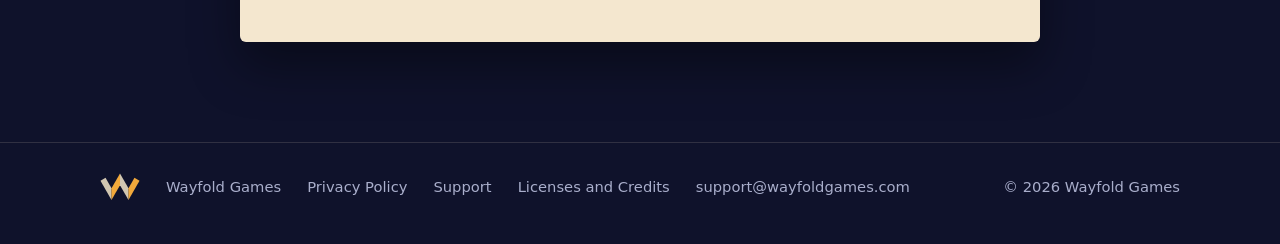
<file: privacy/index.html>
<!doctype html>
<html lang="en" data-stamps="2">
<head>
<meta charset="utf-8">
<meta name="viewport" content="width=device-width, initial-scale=1">
<title>Privacy Policy · Wayfold Games</title>
<meta name="description" content="Privacy Policy for Wayfold Games and its games.">
<meta name="theme-color" content="#0f122b">
<meta property="og:title" content="Privacy Policy · Wayfold Games">
<meta property="og:description" content="Privacy Policy for Wayfold Games and its games.">
<meta property="og:image" content="https://wayfoldgames.com/assets/share.png">
<meta property="og:type" content="website">
<meta name="twitter:card" content="summary_large_image">
<link rel="icon" type="image/png" sizes="32x32" href="../assets/favicon-32.png">
<link rel="apple-touch-icon" href="../assets/apple-touch-icon.png">
<link rel="stylesheet" href="../assets/studio.css">
</head>
<body>
<header class="top">
<a class="logo" href="../"><svg class="" viewBox="-38.0 -80.0 506.1 346.2" role="img" aria-label="Wayfold Games"><g><polygon class="seg" points="-32.0,18.5 107.5,260.2 107.5,112.2 32.0,-18.5" fill="#d1c6b1"/><polygon class="seg" points="107.5,260.2 215.0,74.0 215.0,-74.0 107.5,112.2" fill="#f2a93b"/><polygon class="seg" points="215.0,74.0 322.5,260.2 322.5,112.2 215.0,-74.0" fill="#d1c6b1"/><polygon class="seg" points="322.5,260.2 462.0,18.5 398.0,-18.5 322.5,112.2" fill="#f2a93b"/></g></svg><span>WAYFOLD <b>GAMES</b></span></a>
<nav aria-label="Main"><a href="../#games">Games</a><a href="../#passport">Passport</a><a href="../#studio">Studio</a><a href="../support/">Support</a></nav>
<a class="pass-chip" href="../#passport" title="Your Wayfold passport"><svg viewBox="0 0 24 24" aria-hidden="true"><circle cx="12" cy="12" r="9.5" fill="none" stroke="currentColor" stroke-width="2" stroke-dasharray="3 2.2"/><path d="M7.5 12.5l3 3 6-7" fill="none" stroke="#f2a93b" stroke-width="2.4" stroke-linecap="round" stroke-linejoin="round"/></svg><span data-stamp-count>0/0</span></a>
</header>
<main class="doc-wrap"><article class="doc">
<h1>Privacy Policy</h1>
<p><strong>Wayfold Games</strong> · Last updated: November 23, 2026</p>
<p>This policy explains what data our games collect and why. It applies to <strong>Paint Train</strong> and every other game published by Wayfold Games ("we", "us").</p>
<h2>Short version</h2>
<ul>
<li>We do not ask for your name, email, phone number or any account.</li>
<li>Your game progress is saved <strong>only on your device</strong>.</li>
<li>Our games show ads (Google AdMob) and measure gameplay (GameAnalytics). These partners collect device data as described below.</li>
<li>You can change your ad consent at any time in the game's settings.</li>
<li>Purchases are handled by Apple or Google; we never see your payment details.</li>
</ul>
<h2>1. Data we do not collect</h2>
<p>We do not collect your name, address, email, phone number, contacts, photos, location (other than the approximate country an IP address points to), or payment card details.</p>
<h2>2. Data stored on your device</h2>
<p>Game progress (levels completed, coins, hints, settings such as sound, vibration and language) is stored locally on your device. It is not sent to us. Deleting the game deletes this data.</p>
<h2>3. Advertising: Google AdMob</h2>
<p>Our games show ads through <strong>Google AdMob</strong>. To show and measure ads, Google may collect:</p>
<ul>
<li>device identifiers (such as the advertising ID / IDFA, only if you allow it),</li>
<li>IP address and approximate location derived from it,</li>
<li>device and app information (model, operating system, language),</li>
<li>ad interactions (ads shown, tapped, rewarded ads watched).</li>
</ul>
<p><strong>Your choices</strong></p>
<ul>
<li><strong>EEA, UK and Switzerland:</strong> on first launch a Google consent form asks whether ads may be personalized. You can change this any time from the game's settings (Privacy options).</li>
<li><strong>iOS:</strong> the app asks for permission before using the advertising identifier (App Tracking Transparency). If you decline, you still see ads, but they are not personalized using that identifier.</li>
<li><strong>Android:</strong> you can reset or delete your advertising ID in your device settings.</li>
</ul>
<p>Google's policy: https://policies.google.com/technologies/partner-sites</p>
<h2>4. Analytics: GameAnalytics</h2>
<p>We use <strong>GameAnalytics</strong> to understand how the game is played (for example, which levels are too hard, how long sessions last, when the game crashes). GameAnalytics may collect a random device/user ID, device and OS information, country, session times and in-game events (level start, complete, fail, booster and ad use). We use this only to improve our games.</p>
<p>GameAnalytics' policy: https://gameanalytics.com/privacy</p>
<h2>5. In-app purchases</h2>
<p>Purchases (such as Remove Ads, the Starter Pack or coin packs) are processed by the <strong>Apple App Store</strong> or <strong>Google Play</strong> under their own terms and privacy policies. We never receive your name, card or billing details. The game keeps a record of what you own (and the store's transaction ID, so a purchase is not delivered twice) on your device, and asks the store again when you tap Restore Purchases.</p>
<h2>6. Notifications</h2>
<p>If you allow it, the game schedules <strong>local</strong> reminders on your device (for example, when a daily reward is ready). They are created on the device itself; no push service and no notification token are used. You can turn them off at any time in your device settings.</p>
<h2>7. This website</h2>
<p>wayfoldgames.com uses no cookies, no analytics and no ads. The demo level on the home page keeps its coins, achievements and sound setting in your browser's local storage; they never leave your browser and you can delete them by clearing the site's data. The site is hosted on GitHub Pages, and GitHub may log visitors' IP addresses for security, as described in the GitHub Privacy Statement.</p>
<h2>8. Children</h2>
<p>Our games are intended for a general audience and are not directed at children under 13 (or the minimum age in your country). We do not knowingly collect personal data from children. If you believe a child has provided personal data, contact us and we will help remove it.</p>
<h2>9. Data retention and deletion</h2>
<p>We do not hold your data on our own servers. Data collected by Google and GameAnalytics is kept according to their policies. To ask for deletion, contact us with your request; we will forward it to the relevant partner. You can also reset your advertising ID on your device at any time.</p>
<h2>10. Your rights</h2>
<p>Depending on where you live (for example under the GDPR, UK GDPR, KVKK or CCPA), you may have the right to access, correct, delete or object to processing of your personal data, and to withdraw consent. Contact us to use these rights.</p>
<h2>11. Changes</h2>
<p>We may update this policy. The date at the top shows the latest version. Significant changes will be noted on this page.</p>
<h2>12. Contact</h2>
<p>Wayfold Games
Email: <strong>support@wayfoldgames.com</strong></p>
</article></main>
<footer class="foot"><div class="in"><svg class="" viewBox="-38.0 -80.0 506.1 346.2" role="img" aria-label="Wayfold Games"><g><polygon class="seg" points="-32.0,18.5 107.5,260.2 107.5,112.2 32.0,-18.5" fill="#d1c6b1"/><polygon class="seg" points="107.5,260.2 215.0,74.0 215.0,-74.0 107.5,112.2" fill="#f2a93b"/><polygon class="seg" points="215.0,74.0 322.5,260.2 322.5,112.2 215.0,-74.0" fill="#d1c6b1"/><polygon class="seg" points="322.5,260.2 462.0,18.5 398.0,-18.5 322.5,112.2" fill="#f2a93b"/></g></svg><span>Wayfold Games</span><a href="../privacy/">Privacy Policy</a><a href="../support/">Support</a><a href="../licenses/">Licenses and Credits</a><a href="mailto:support@wayfoldgames.com">support@wayfoldgames.com</a><span class="copy">© 2026 Wayfold Games</span></div></footer>
<script src="../assets/studio.js" defer></script>
</body>
</html>
</file>
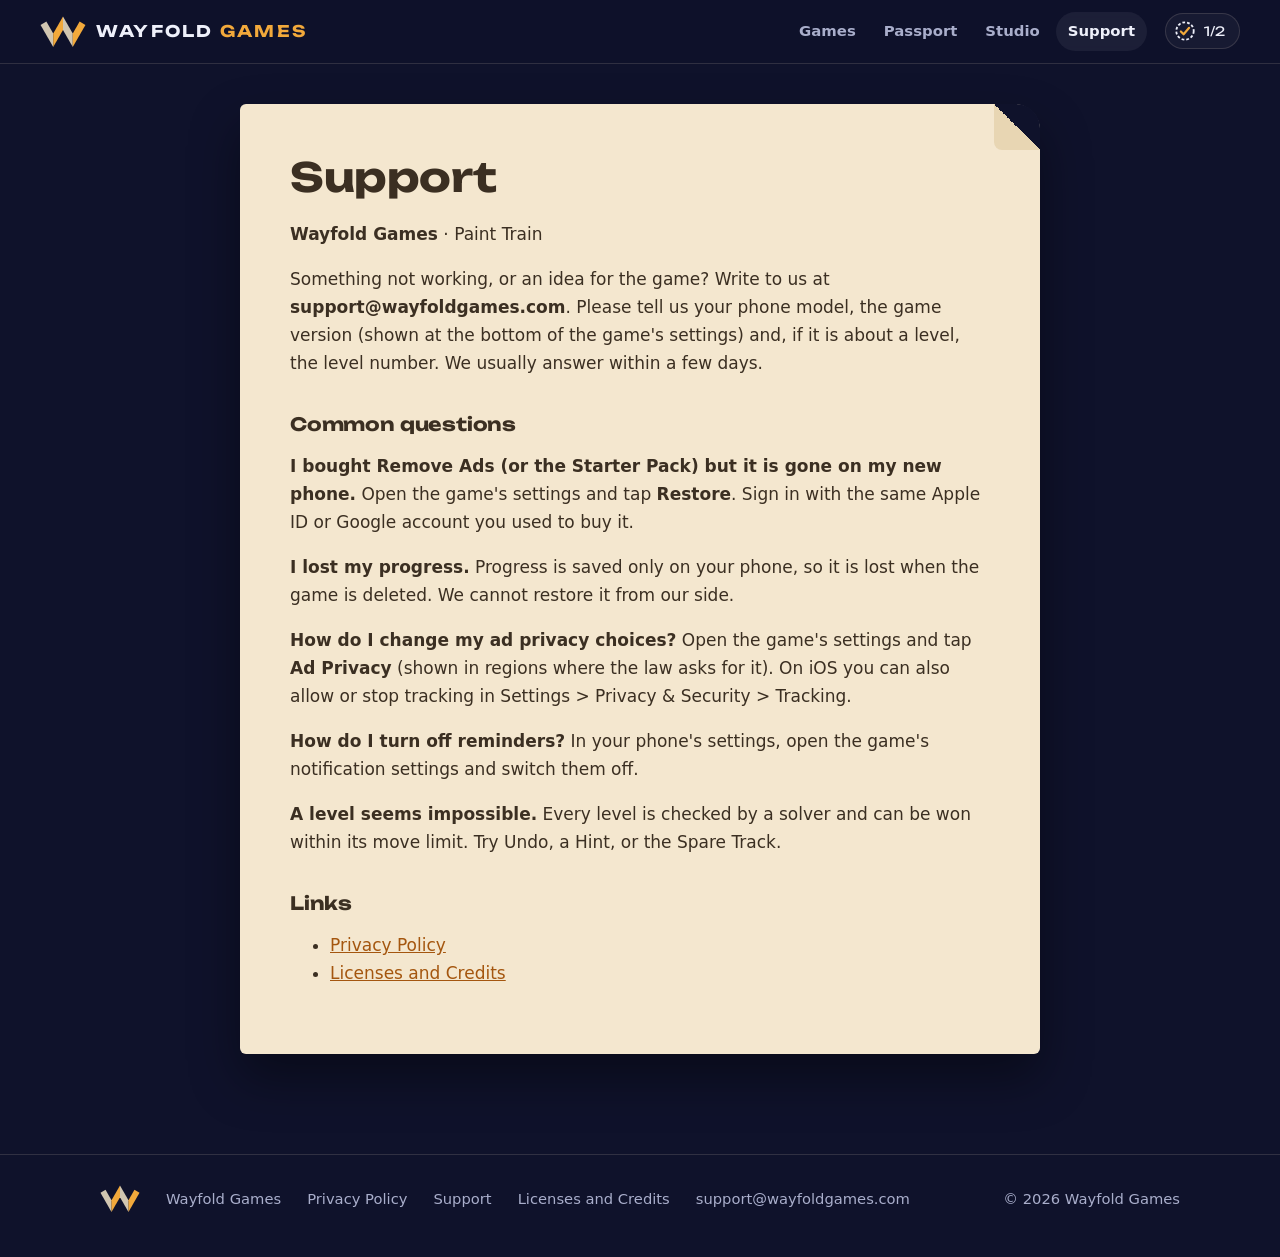
<file: support/index.html>
<!doctype html>
<html lang="en" data-stamps="2">
<head>
<meta charset="utf-8">
<meta name="viewport" content="width=device-width, initial-scale=1">
<title>Support · Wayfold Games</title>
<meta name="description" content="Support for Wayfold Games and its games.">
<meta name="theme-color" content="#0f122b">
<meta property="og:title" content="Support · Wayfold Games">
<meta property="og:description" content="Support for Wayfold Games and its games.">
<meta property="og:image" content="https://wayfoldgames.com/assets/share.png">
<meta property="og:type" content="website">
<meta name="twitter:card" content="summary_large_image">
<link rel="icon" type="image/png" sizes="32x32" href="../assets/favicon-32.png">
<link rel="apple-touch-icon" href="../assets/apple-touch-icon.png">
<link rel="stylesheet" href="../assets/studio.css">
</head>
<body>
<header class="top">
<a class="logo" href="../"><svg class="" viewBox="-38.0 -80.0 506.1 346.2" role="img" aria-label="Wayfold Games"><g><polygon class="seg" points="-32.0,18.5 107.5,260.2 107.5,112.2 32.0,-18.5" fill="#d1c6b1"/><polygon class="seg" points="107.5,260.2 215.0,74.0 215.0,-74.0 107.5,112.2" fill="#f2a93b"/><polygon class="seg" points="215.0,74.0 322.5,260.2 322.5,112.2 215.0,-74.0" fill="#d1c6b1"/><polygon class="seg" points="322.5,260.2 462.0,18.5 398.0,-18.5 322.5,112.2" fill="#f2a93b"/></g></svg><span>WAYFOLD <b>GAMES</b></span></a>
<nav aria-label="Main"><a href="../#games">Games</a><a href="../#passport">Passport</a><a href="../#studio">Studio</a><a href="../support/" aria-current=page>Support</a></nav>
<a class="pass-chip" href="../#passport" title="Your Wayfold passport"><svg viewBox="0 0 24 24" aria-hidden="true"><circle cx="12" cy="12" r="9.5" fill="none" stroke="currentColor" stroke-width="2" stroke-dasharray="3 2.2"/><path d="M7.5 12.5l3 3 6-7" fill="none" stroke="#f2a93b" stroke-width="2.4" stroke-linecap="round" stroke-linejoin="round"/></svg><span data-stamp-count>0/0</span></a>
</header>
<main class="doc-wrap"><article class="doc">
<h1>Support</h1>
<p><strong>Wayfold Games</strong> · Paint Train</p>
<p>Something not working, or an idea for the game? Write to us at <strong>support@wayfoldgames.com</strong>. Please tell us your phone model, the game version (shown at the bottom of the game's settings) and, if it is about a level, the level number. We usually answer within a few days.</p>
<h2>Common questions</h2>
<p><strong>I bought Remove Ads (or the Starter Pack) but it is gone on my new phone.</strong>
Open the game's settings and tap <strong>Restore</strong>. Sign in with the same Apple ID or Google account you used to buy it.</p>
<p><strong>I lost my progress.</strong>
Progress is saved only on your phone, so it is lost when the game is deleted. We cannot restore it from our side.</p>
<p><strong>How do I change my ad privacy choices?</strong>
Open the game's settings and tap <strong>Ad Privacy</strong> (shown in regions where the law asks for it). On iOS you can also allow or stop tracking in Settings &gt; Privacy &amp; Security &gt; Tracking.</p>
<p><strong>How do I turn off reminders?</strong>
In your phone's settings, open the game's notification settings and switch them off.</p>
<p><strong>A level seems impossible.</strong>
Every level is checked by a solver and can be won within its move limit. Try Undo, a Hint, or the Spare Track.</p>
<h2>Links</h2>
<ul>
<li><a href="../privacy/">Privacy Policy</a></li>
<li><a href="../licenses/">Licenses and Credits</a></li>
</ul>
</article></main>
<footer class="foot"><div class="in"><svg class="" viewBox="-38.0 -80.0 506.1 346.2" role="img" aria-label="Wayfold Games"><g><polygon class="seg" points="-32.0,18.5 107.5,260.2 107.5,112.2 32.0,-18.5" fill="#d1c6b1"/><polygon class="seg" points="107.5,260.2 215.0,74.0 215.0,-74.0 107.5,112.2" fill="#f2a93b"/><polygon class="seg" points="215.0,74.0 322.5,260.2 322.5,112.2 215.0,-74.0" fill="#d1c6b1"/><polygon class="seg" points="322.5,260.2 462.0,18.5 398.0,-18.5 322.5,112.2" fill="#f2a93b"/></g></svg><span>Wayfold Games</span><a href="../privacy/">Privacy Policy</a><a href="../support/">Support</a><a href="../licenses/">Licenses and Credits</a><a href="mailto:support@wayfoldgames.com">support@wayfoldgames.com</a><span class="copy">© 2026 Wayfold Games</span></div></footer>
<script src="../assets/studio.js" defer></script>
</body>
</html>
</file>
<file: assets/studio.css>
/* Wayfold Games studio look: the origami W, night navy, cream paper and amber (same as the in-game studio intro).
   Game pages bring their own look (assets/<game>/); this file styles the home page and the text pages. */
@font-face { font-family: "Unbounded"; src: url("fonts/Unbounded-Regular.ttf") format("truetype"); font-weight: 400; font-display: swap; }
@font-face { font-family: "Unbounded"; src: url("fonts/Unbounded-Bold.ttf") format("truetype"); font-weight: 700; font-display: swap; }

:root {
  --navy: #0f122b;
  --navy-2: #171b3d;
  --navy-3: #222858;
  --cream: #f4e7cf;
  --cream-2: #e8d6b3;
  --paper-ink: #3b2f22;
  --amber: #f2a93b;
  --glow: #ffc478;
  --fg: #eef0fa;
  --muted: #a9aecb;
  --line: rgba(244, 231, 207, .14);
  --head: "Unbounded", system-ui, sans-serif;
  color-scheme: dark;
}

* { box-sizing: border-box; }
html { -webkit-text-size-adjust: 100%; scroll-behavior: smooth; scroll-padding-top: 80px; }
body { margin: 0; background: var(--navy); color: var(--fg); font: 17px/1.65 system-ui, -apple-system, "Segoe UI", Roboto, sans-serif; overflow-x: hidden; }
a { color: var(--glow); }
img { max-width: 100%; }
h1, h2, h3 { font-family: var(--head); font-weight: 700; letter-spacing: -.01em; line-height: 1.15; }

/* ---------- Header ---------- */
.top { position: sticky; top: 0; z-index: 50; display: flex; align-items: center; gap: 18px; padding: 12px clamp(14px, 4vw, 40px);
  background: rgba(15, 18, 43, .82); backdrop-filter: blur(10px); -webkit-backdrop-filter: blur(10px); border-bottom: 1px solid var(--line); }
.logo { display: flex; align-items: center; gap: 10px; text-decoration: none; color: var(--fg); margin-right: auto; }
.logo svg { width: 46px; height: auto; display: block; }
.logo span { font-family: var(--head); font-weight: 700; font-size: 1rem; letter-spacing: .14em; }
.logo span b { color: var(--amber); font-weight: 700; }
.top nav { display: flex; gap: 4px; }
.top nav a { color: var(--muted); text-decoration: none; font-weight: 600; font-size: .93rem; padding: 7px 12px; border-radius: 999px; }
.top nav a:hover, .top nav a[aria-current] { color: var(--fg); background: rgba(255, 255, 255, .06); }
.pass-chip { display: inline-flex; align-items: center; gap: 8px; padding: 6px 14px 6px 8px; border-radius: 999px; border: 1px solid var(--line);
  color: var(--fg); text-decoration: none; font-family: var(--head); font-size: .8rem; background: rgba(255, 255, 255, .04); white-space: nowrap; }
.pass-chip svg { width: 22px; height: 22px; }
.pass-chip:hover { border-color: var(--amber); }
@media (max-width: 760px) { .top nav { display: none; } .logo span { font-size: .85rem; } }

/* ---------- Buttons ---------- */
.button { display: inline-flex; align-items: center; gap: 10px; font-family: var(--head); font-weight: 700; font-size: .95rem; letter-spacing: .02em;
  text-decoration: none; padding: 14px 24px; border-radius: 14px; border: 2px solid transparent; cursor: pointer; transition: transform .15s, box-shadow .15s, background .15s; }
.button.solid { background: var(--amber); color: var(--navy); box-shadow: 0 6px 0 #b8741d, 0 14px 30px rgba(242, 169, 59, .25); }
.button.solid:hover { transform: translateY(-2px); box-shadow: 0 8px 0 #b8741d, 0 18px 36px rgba(242, 169, 59, .32); }
.button.solid:active { transform: translateY(4px); box-shadow: 0 2px 0 #b8741d; }
.button.ghost { color: var(--cream); border-color: rgba(244, 231, 207, .4); }
.button.ghost:hover { border-color: var(--cream); background: rgba(244, 231, 207, .06); }
.button .arrow { transition: transform .15s; }
.button:hover .arrow { transform: translateX(4px); }

/* ---------- Hero: an unfolded sheet of navy paper and the W folding in ---------- */
.hero { position: relative; overflow: hidden; text-align: center; padding: clamp(56px, 10vw, 120px) 20px clamp(70px, 10vw, 120px);
  background: radial-gradient(700px 420px at 50% 38%, rgba(255, 196, 120, .16), transparent 70%), url("creases.svg") center / cover, var(--navy); }
.hero .mark { width: clamp(200px, 30vw, 300px); height: auto; overflow: visible; filter: drop-shadow(0 18px 30px rgba(0, 0, 0, .45)); }
.hero .mark .seg { opacity: 0; transform-box: fill-box; animation: fold .5s cubic-bezier(.2, 1.3, .4, 1) forwards; }
.hero .mark .seg:nth-child(1) { transform-origin: left top; animation-delay: .1s; }
.hero .mark .seg:nth-child(2) { transform-origin: left bottom; animation-delay: .32s; }
.hero .mark .seg:nth-child(3) { transform-origin: left top; animation-delay: .54s; }
.hero .mark .seg:nth-child(4) { transform-origin: left bottom; animation-delay: .76s; }
@keyframes fold { from { opacity: 0; transform: rotateY(-100deg) scaleX(.2); } to { opacity: 1; transform: none; } }
.hero .mark .sweep { animation: sweep 1.1s ease-in-out 1.15s both; }
@keyframes sweep { from { transform: translateX(-60%); } to { transform: translateX(160%); } }
.hero h1 { margin: 26px 0 0; font-size: clamp(2.4rem, 7vw, 4.6rem); letter-spacing: .16em; color: var(--cream); }
.hero h1 .l { display: inline-block; opacity: 0; transform: translateY(24px); animation: rise .45s cubic-bezier(.2, 1.2, .4, 1) forwards; }
.hero h1 small { display: block; font-size: .42em; letter-spacing: .62em; color: var(--amber); margin-top: 10px; padding-left: .62em; opacity: 0; animation: rise .5s ease 1.9s forwards; }
@keyframes rise { to { opacity: 1; transform: none; } }
.hero .tag { max-width: 34ch; margin: 22px auto 30px; font-size: clamp(1.08rem, 2.4vw, 1.3rem); color: var(--muted); opacity: 0; animation: rise .6s ease 2.1s forwards; }
.hero .tag strong { color: var(--fg); font-weight: 600; }
.hero .ctas { display: flex; gap: 14px; justify-content: center; flex-wrap: wrap; opacity: 0; animation: rise .6s ease 2.25s forwards; }

/* ---------- Sections ---------- */
.block { max-width: 1120px; margin: 0 auto; padding: 84px 20px 0; }
.kicker { font-family: var(--head); font-size: .78rem; letter-spacing: .3em; color: var(--amber); margin: 0 0 10px; }
.block h2 { font-size: clamp(1.9rem, 4.6vw, 2.9rem); margin: 0 0 12px; }
.lead { color: var(--muted); max-width: 60ch; margin: 0 0 34px; font-size: 1.08rem; }

/* ---------- The map: a folded sheet that opens when it comes into view ---------- */
.map { position: relative; aspect-ratio: 1000 / 440; border-radius: 10px; color: var(--paper-ink); perspective: 1600px; }
.map .panels { position: absolute; inset: 0; display: grid; grid-template-columns: repeat(4, 1fr); }
.map .panel { position: relative; background: var(--cream); transform-origin: left center; transition: transform .7s cubic-bezier(.3, .9, .3, 1); }
.map .panel:nth-child(odd) { background: linear-gradient(90deg, #f7ecd8, #efdfc2); }
.map .panel:nth-child(even) { background: linear-gradient(90deg, #e9d6b2, #f5e9d3); }
.map .panel:first-child { border-radius: 10px 0 0 10px; }
.map .panel:last-child { border-radius: 0 10px 10px 0; }
.map .panel::after { content: ""; position: absolute; inset: 0; background: repeating-linear-gradient(0deg, transparent 0 109px, rgba(59, 47, 34, .06) 109px 110px); }
.map.closed .panel { transform: rotateY(-88deg); }
.map.closed .panel:nth-child(even) { transform-origin: right center; transform: rotateY(88deg); }
.map .panel:nth-child(2) { transition-delay: .08s; } .map .panel:nth-child(3) { transition-delay: .16s; } .map .panel:nth-child(4) { transition-delay: .24s; }
.map .ink { position: absolute; inset: 0; transition: opacity .5s ease .55s; }
.map.closed .ink { opacity: 0; }
.map .shadow { position: absolute; inset: 8px -6px -14px; border-radius: 14px; background: rgba(0, 0, 0, .38); filter: blur(18px); z-index: -1; }
.map svg.route { position: absolute; inset: 0; width: 100%; height: 100%; }
.map svg.route .road { fill: none; stroke: #b5651d; stroke-width: 5; stroke-linecap: round; stroke-dasharray: 2 14; }
.map svg.route .road.next { stroke: #9a8a74; }
.map .title { position: absolute; left: 3%; top: 6%; font-family: var(--head); font-weight: 700; font-size: clamp(.7rem, 1.4vw, .95rem); letter-spacing: .24em; }
.map .title small { display: block; font-family: system-ui, sans-serif; font-weight: 500; letter-spacing: .02em; font-size: .85em; opacity: .7; margin-top: 2px; }
.map .compass { position: absolute; right: 3%; top: 6%; width: clamp(44px, 6vw, 70px); opacity: .55; }
.pin { position: absolute; left: var(--x); top: var(--y); display: flex; flex-direction: column; align-items: center; transform: translate(-50%, calc(var(--dot) / -2));
  text-align: center; text-decoration: none; color: var(--paper-ink); --dot: clamp(60px, 8vw, 96px); }
.pin .dot { display: grid; place-items: center; width: var(--dot); height: var(--dot); position: relative;
  border-radius: 50%; background: #fff8ea; border: 4px solid var(--paper-ink); box-shadow: 0 6px 0 rgba(59, 47, 34, .35); transition: transform .2s; }
.pin .dot img { width: 78%; height: 78%; border-radius: 26%; }
.pin .label { display: block; width: max-content; max-width: 200px; margin-top: 8px; padding: 4px 12px;
  border-radius: 8px; background: rgba(255, 248, 234, .92); border: 2px solid var(--paper-ink); font-family: var(--head); font-weight: 700; font-size: clamp(.62rem, 1.2vw, .82rem); line-height: 1.3; }
.pin .label small { display: block; font-family: system-ui, sans-serif; font-weight: 600; font-size: .9em; opacity: .7; }
a.pin:hover .dot { transform: translateY(-6px) rotate(-4deg); }
.pin.game .dot { border-color: var(--accent, var(--amber)); box-shadow: 0 0 0 5px rgba(255, 255, 255, .7), 0 0 0 9px var(--accent, var(--amber)), 0 10px 18px rgba(59, 47, 34, .4); }
.pin.game .dot::after { content: ""; position: absolute; inset: -16px; border-radius: 50%; border: 3px solid var(--accent, var(--amber)); opacity: 0; animation: ping 2.4s ease-out infinite; }
@keyframes ping { 0% { transform: scale(.7); opacity: .8; } 100% { transform: scale(1.25); opacity: 0; } }
.pin.hq .dot { background: var(--navy); border-color: var(--navy); }
.pin.hq .dot svg { width: 66%; }
.pin.next .dot { background: transparent; border: 4px dashed #9a8a74; box-shadow: none; font-family: var(--head); font-size: clamp(1.4rem, 3vw, 2.2rem); color: #9a8a74; }
.pin.next .label { border-style: dashed; color: #7d6f5c; }
@media (max-width: 700px) {
  .map { aspect-ratio: auto; height: calc(var(--stops) * 150px + 150px); }
  .map .panels { grid-template-columns: 1fr; grid-template-rows: repeat(4, 1fr); }
  .map .panel { transform-origin: center top; } .map.closed .panel, .map.closed .panel:nth-child(even) { transform-origin: center top; transform: rotateX(88deg); }
  .map .panel:first-child { border-radius: 10px 10px 0 0; } .map .panel:last-child { border-radius: 0 0 10px 10px; }
  .map svg.route.wide { display: none; } .map svg.route.tall { display: block; }
  .pin { left: var(--mx); top: var(--my); }
  .map .compass { top: auto; bottom: 3%; }
}
@media (min-width: 701px) { .map svg.route.tall { display: none; } }

/* ---------- Game tickets ---------- */
.tickets { display: grid; gap: 22px; margin-top: 48px; }
.ticket { display: grid; grid-template-columns: minmax(190px, 260px) 1fr; border-radius: 18px; overflow: hidden; color: var(--paper-ink);
  background: var(--cream); box-shadow: 0 18px 40px rgba(0, 0, 0, .35); text-decoration: none; position: relative; }
.ticket .stub { position: relative; display: grid; place-items: center; padding: 26px; background: radial-gradient(circle at 50% 40%, color-mix(in srgb, var(--accent) 45%, transparent), transparent 70%), var(--bg); }
.ticket .stub img { width: 100%; max-width: 180px; height: auto; aspect-ratio: 1; border-radius: 22.5%; box-shadow: 0 12px 26px rgba(0, 0, 0, .45); transition: transform .25s; }
.ticket:hover .stub img { transform: rotate(-4deg) scale(1.04); }
.ticket .stub::after { content: ""; position: absolute; right: -9px; top: 0; bottom: 0; width: 18px;
  background: radial-gradient(circle at 9px 12px, var(--navy) 6px, transparent 6.5px) 0 0 / 18px 24px repeat-y; }
.ticket .body { padding: 26px clamp(20px, 3vw, 36px); border-left: 2px dashed rgba(59, 47, 34, .3); }
.ticket .meta { display: flex; gap: 10px; flex-wrap: wrap; align-items: center; font-family: var(--head); font-size: .72rem; letter-spacing: .16em; text-transform: uppercase; }
.ticket .meta .badge { padding: 4px 10px; border-radius: 999px; background: var(--paper-ink); color: var(--cream); }
.ticket .meta .badge.soon { background: var(--amber); color: var(--navy); }
.ticket h3 { margin: 10px 0 6px; font-size: clamp(1.6rem, 3.6vw, 2.3rem); }
.ticket p { margin: 0 0 14px; max-width: 58ch; }
.ticket ul { display: flex; flex-wrap: wrap; gap: 8px; list-style: none; padding: 0; margin: 0 0 18px; }
.ticket li { padding: 3px 12px; border-radius: 8px; border: 2px solid rgba(59, 47, 34, .25); font-weight: 600; font-size: .9rem; }
.ticket .go { font-family: var(--head); font-weight: 700; font-size: .9rem; color: var(--paper-ink); display: inline-flex; gap: 8px; align-items: center;
  padding: 10px 18px; border-radius: 12px; background: var(--accent); }
.ticket.placeholder { grid-template-columns: 1fr; background: transparent; border: 2px dashed var(--line); box-shadow: none; color: var(--muted); text-align: center; padding: 26px; }
.ticket.placeholder h3 { color: var(--cream); font-size: 1.2rem; margin: 0 0 4px; }
.ticket.placeholder p { margin: 0 auto; }
@media (max-width: 640px) {
  .ticket { grid-template-columns: 1fr; }
  .ticket .stub img { max-width: 140px; }
  .ticket .stub::after { right: 0; left: 0; top: auto; bottom: -9px; width: auto; height: 18px; background: radial-gradient(circle at 12px 9px, var(--navy) 6px, transparent 6.5px) 0 0 / 24px 18px repeat-x; }
  .ticket .body { border-left: 0; border-top: 2px dashed rgba(59, 47, 34, .3); }
}

/* ---------- Passport ---------- */
.passport { display: grid; grid-template-columns: minmax(240px, 330px) 1fr; border-radius: 22px; overflow: hidden; box-shadow: 0 24px 50px rgba(0, 0, 0, .4); }
.passport .cover { position: relative; padding: 34px 28px; text-align: center; background: linear-gradient(150deg, #23295e, #141838); color: var(--glow);
  border-right: 6px solid #0b0d22; display: grid; align-content: center; gap: 14px; }
.passport .cover svg { width: 120px; margin: 0 auto; }
.passport .cover strong { font-family: var(--head); letter-spacing: .4em; font-size: 1.05rem; padding-left: .4em; }
.passport .cover span { font-size: .85rem; color: var(--muted); }
.passport .cover .count { font-family: var(--head); font-size: 2.4rem; color: var(--cream); line-height: 1; }
.passport .pages { position: relative; background: var(--cream); color: var(--paper-ink); padding: 30px clamp(18px, 3vw, 34px);
  background-image: repeating-linear-gradient(0deg, transparent 0 31px, rgba(59, 47, 34, .07) 31px 32px); }
.passport .pages h3 { margin: 0 0 4px; font-size: 1.15rem; }
.passport .pages > p { margin: 0 0 22px; font-size: .95rem; opacity: .8; }
.stamps { display: flex; flex-wrap: wrap; gap: 18px 26px; }
.stamp { width: 150px; text-align: center; font-size: .82rem; font-weight: 600; }
.stamp .ring { width: 130px; height: 130px; margin: 0 auto 8px; border-radius: 50%; display: grid; place-items: center; position: relative;
  border: 3px dashed rgba(59, 47, 34, .35); color: rgba(59, 47, 34, .45); font-family: var(--head); font-size: .7rem; letter-spacing: .1em; }
.stamp.got .ring { border: 0; transform: rotate(var(--tilt, -8deg)); animation: thump .45s cubic-bezier(.3, 1.6, .5, 1) both; }
.stamp.got .ring svg { position: absolute; inset: 0; width: 100%; height: 100%; }
.stamp.got .ring img { width: 46%; border-radius: 24%; filter: saturate(.9); }
.stamp.got .ring::after { content: ""; position: absolute; inset: 0; border-radius: 50%; background: radial-gradient(circle, transparent 60%, rgba(244, 231, 207, .35) 61%, transparent 75%); mix-blend-mode: screen; }
@keyframes thump { from { transform: scale(1.6) rotate(var(--tilt, -8deg)); opacity: 0; } }
.stamp small { display: block; font-weight: 500; opacity: .7; }
@media (max-width: 700px) { .passport { grid-template-columns: 1fr; } .passport .cover { border-right: 0; border-bottom: 6px solid #0b0d22; } .stamps { justify-content: center; } }

/* ---------- Studio ---------- */
.values { display: grid; grid-template-columns: repeat(3, 1fr); gap: 18px; margin-bottom: 26px; }
.value { position: relative; padding: 24px 22px 22px; border-radius: 4px 22px 4px 4px; background: var(--navy-2); border: 1px solid var(--line); }
.value::after { content: ""; position: absolute; top: 0; right: 0; width: 34px; height: 34px; border-radius: 0 20px 0 6px;
  background: linear-gradient(225deg, var(--navy) 50%, var(--amber) 50%); }
.value h3 { margin: 0 0 8px; font-size: 1.05rem; color: var(--cream); }
.value p { margin: 0; color: var(--muted); font-size: .96rem; }
.value .n { font-family: var(--head); color: var(--amber); font-size: .8rem; letter-spacing: .2em; }
.contact { display: flex; flex-wrap: wrap; gap: 18px 30px; align-items: center; justify-content: space-between; padding: 28px clamp(20px, 3vw, 36px);
  border-radius: 22px; background: linear-gradient(120deg, #2a2f69, #1a1e45); border: 1px solid var(--line); }
.contact h3 { margin: 0 0 4px; font-size: 1.3rem; }
.contact p { margin: 0; color: var(--muted); }
@media (max-width: 820px) { .values { grid-template-columns: 1fr; } }
@media (max-width: 480px) { .contact .button { width: 100%; justify-content: center; font-size: .8rem; padding: 13px 12px; } }

/* ---------- Footer ---------- */
.foot { margin-top: 100px; border-top: 1px solid var(--line); }
.foot .in { max-width: 1120px; margin: 0 auto; padding: 30px 20px 44px; display: flex; flex-wrap: wrap; gap: 14px 26px; align-items: center; color: var(--muted); font-size: .92rem; }
.foot svg { width: 40px; }
.foot a { color: var(--muted); text-decoration: none; }
.foot a:hover { color: var(--fg); }
.foot .copy { margin-left: auto; }

/* ---------- Text pages ---------- */
.doc { max-width: 800px; margin: 40px auto 0; padding: clamp(26px, 5vw, 50px); background: var(--cream); color: var(--paper-ink); border-radius: 6px 26px 6px 6px;
  box-shadow: 0 24px 50px rgba(0, 0, 0, .4); position: relative; }
.doc::after { content: ""; position: absolute; top: 0; right: 0; width: 46px; height: 46px; border-radius: 0 24px 0 8px; background: linear-gradient(225deg, var(--navy) 50%, var(--cream-2) 50%); }
.doc h1 { font-size: clamp(1.8rem, 5vw, 2.5rem); margin: 0 0 .5em; }
.doc h2 { font-size: 1.15rem; margin-top: 2em; }
.doc a { color: #a4560f; }
.doc table { border-collapse: collapse; width: 100%; font-size: .95rem; display: block; overflow-x: auto; }
.doc th, .doc td { text-align: left; padding: 6px 8px; border-bottom: 1px solid rgba(59, 47, 34, .2); }
.doc-wrap { padding: 0 14px; }

/* ---------- Generic game page (games without their own page builder) ---------- */
.game-hero { text-align: center; padding: 70px 20px 20px; background: radial-gradient(600px 360px at 50% 30%, color-mix(in srgb, var(--accent) 30%, transparent), transparent 70%), var(--bg); }
.game-hero img { width: 160px; border-radius: 22.5%; box-shadow: 0 16px 34px rgba(0, 0, 0, .45); }
.game-hero h1 { font-size: clamp(2.2rem, 6vw, 3.6rem); margin: 20px 0 8px; }

@media (prefers-reduced-motion: reduce) {
  *, *::before, *::after { animation-duration: .01s !important; animation-delay: 0s !important; animation-iteration-count: 1 !important; transition-duration: .01s !important; transition-delay: 0s !important; }
}
</file>
<file: assets/painttrain/painttrain.css>
/* Wayfold Games site: the Paint Train night yard look. Shared by the home page and the text pages. */
@font-face { font-family: "Luckiest Guy"; src: url("LuckiestGuy-Regular.ttf") format("truetype"); font-display: swap; }

:root {
  --night: #0f1330;
  --night-2: #161b42;
  --panel: #1d2457;
  --panel-2: #26307a;
  --ink: #1b2040;
  --fg: #eef0fa;
  --muted: #a9aecb;
  --amber: #ffb23f;
  --amber-2: #f08c1a;
  --teal: #1fb5a5;
  --teal-2: #13877b;
  --red: #ff5a6a;
  --green: #5ee07a;
  --line: rgba(238, 240, 250, .12);
  --display: "Luckiest Guy", "Arial Black", system-ui, sans-serif;
  color-scheme: dark;
}

* { box-sizing: border-box; }
html { -webkit-text-size-adjust: 100%; scroll-behavior: smooth; scroll-padding-top: 84px; }
body { margin: 0; background: var(--night); color: var(--fg); font: 17px/1.6 system-ui, -apple-system, "Segoe UI", Roboto, sans-serif; overflow-x: hidden; }
img { max-width: 100%; }
a { color: var(--amber); }
.display { font-family: var(--display); font-weight: 400; letter-spacing: .02em; }

/* ---------- HUD (top bar) ---------- */
.hud { position: sticky; top: 0; z-index: 50; display: flex; align-items: center; gap: 10px; padding: 10px clamp(12px, 3vw, 28px);
  background: linear-gradient(#10153a, rgba(16, 21, 58, .92)); border-bottom: 3px solid var(--ink); box-shadow: 0 6px 18px rgba(0, 0, 0, .35); }
.hud .brand { font-family: var(--display); font-size: 1.25rem; color: var(--fg); text-decoration: none; letter-spacing: .05em; margin-right: auto;
  text-shadow: 0 3px 0 var(--ink); white-space: nowrap; }
.hud .brand span { color: var(--amber); }
.hud nav { display: flex; gap: 4px; }
.hud nav a { color: var(--muted); text-decoration: none; font-weight: 700; font-size: .92rem; padding: 6px 10px; border-radius: 10px; }
.hud nav a:hover, .hud nav a[aria-current] { color: var(--fg); background: rgba(255, 255, 255, .07); }
.chip { display: inline-flex; align-items: center; gap: 6px; height: 38px; padding: 0 12px 0 4px; border-radius: 999px; background: var(--panel);
  border: 3px solid var(--ink); color: var(--fg); font-family: var(--display); font-size: 1.05rem; cursor: pointer; line-height: 1; }
.chip img { width: 30px; height: 30px; }
.chip.icon { padding: 0; width: 38px; justify-content: center; }
.chip.icon img { width: 22px; height: 22px; }
.chip.icon.off img { opacity: .35; }
.chip.bump { animation: bump .35s ease; }
@keyframes bump { 40% { transform: scale(1.18); } }
@media (max-width: 720px) { .hud nav { display: none; } .hud .brand { font-size: 1.05rem; } }

/* ---------- Game buttons ---------- */
.btn { display: inline-flex; align-items: center; justify-content: center; gap: 8px; font-family: var(--display); font-size: 1.2rem; letter-spacing: .03em;
  color: #fff; text-decoration: none; padding: 14px 26px 12px; border-radius: 18px; border: 4px solid var(--ink); cursor: pointer;
  text-shadow: 0 2px 0 rgba(27, 32, 64, .55); transition: transform .08s ease, box-shadow .08s ease; user-select: none; }
.btn.yellow { background: linear-gradient(#ffd25a 0 48%, var(--amber) 52%, var(--amber-2)); box-shadow: inset 0 -6px 0 rgba(0, 0, 0, .14), 0 6px 0 var(--ink); }
.btn.teal { background: linear-gradient(#3cd6c4 0 48%, var(--teal) 52%, var(--teal-2)); box-shadow: inset 0 -6px 0 rgba(0, 0, 0, .14), 0 6px 0 var(--ink); }
.btn.navy { background: linear-gradient(#34418f 0 48%, var(--panel-2) 52%, var(--panel)); box-shadow: inset 0 -6px 0 rgba(0, 0, 0, .14), 0 6px 0 var(--ink); }
.btn:hover { transform: translateY(-2px); }
.btn:active { transform: translateY(5px); box-shadow: inset 0 -6px 0 rgba(0, 0, 0, .14), 0 1px 0 var(--ink); }
.btn.small { font-size: 1rem; padding: 10px 18px 8px; border-radius: 14px; }

/* ---------- Hero ---------- */
.hero { position: relative; text-align: center; padding: clamp(40px, 9vw, 110px) 20px 0; overflow: hidden; background: #0d1235; }
.hero .sky { position: absolute; inset: 0; background: url("game/skyline.webp") center 35% / cover no-repeat; }
.hero .sky::after { content: ""; position: absolute; inset: 0; background: linear-gradient(rgba(13, 18, 53, .15), rgba(13, 18, 53, .55) 70%, var(--night)); }
.hero .stars { position: absolute; inset: 0; pointer-events: none; }
.hero .stars i { position: absolute; width: 3px; height: 3px; border-radius: 50%; background: #fff; opacity: .7; animation: twinkle 3s ease-in-out infinite; }
@keyframes twinkle { 50% { opacity: .15; } }
.hero > *:not(.sky):not(.stars) { position: relative; }
.hero h1 { margin: 0; font-family: var(--display); font-weight: 400; font-size: clamp(3rem, 11vw, 7.4rem); line-height: .9; color: var(--amber);
  -webkit-text-stroke: clamp(3px, .6vw, 7px) var(--ink); paint-order: stroke fill; text-shadow: 0 clamp(5px, 1vw, 10px) 0 var(--ink); }
.hero h1 .word { display: inline-block; animation: pop .6s cubic-bezier(.2, 1.6, .4, 1) both; }
.hero h1 .word + .word { animation-delay: .12s; color: #fff; }
@keyframes pop { from { transform: scale(.3); opacity: 0; } }
.hero .tag { font-size: clamp(1.1rem, 2.6vw, 1.45rem); max-width: 38ch; margin: 18px auto 26px; text-shadow: 0 2px 6px rgba(0, 0, 0, .6); }
.hero .ctas { display: flex; gap: 14px; justify-content: center; flex-wrap: wrap; margin-bottom: 34px; }

/* The parade train that crosses under the hero. */
.parade { position: relative; height: 112px; margin-top: 18px; }
.parade .rails { position: absolute; left: 0; right: 0; bottom: 6px; height: 27px; background: url("game/rail.png") repeat-x left center / auto 27px; }
.parade .train { position: absolute; bottom: 20px; left: 0; display: flex; align-items: flex-end; gap: 0; will-change: transform;
  animation: parade 22s linear infinite; }
.parade .train img { display: block; height: 68px; width: auto; cursor: pointer; -webkit-user-drag: none; }
/* The demo's absolute .loco rule must not reach the parade engine: it rides in the flex row, at the front (right), facing the way it moves. */
.parade .train img.loco { position: static; top: auto; left: auto; width: auto; height: 86px; transform: scaleX(-1); transition: none; cursor: default; }
.parade:hover .train { animation-play-state: paused; }
@keyframes parade { from { transform: translateX(-100%); } to { transform: translateX(100vw); } }
.coin-pop { position: fixed; z-index: 80; pointer-events: none; font-family: var(--display); color: var(--amber); font-size: 1.3rem;
  -webkit-text-stroke: 4px var(--ink); paint-order: stroke fill; animation: coinpop .9s ease-out forwards; }
.coin-pop img { width: 26px; vertical-align: -6px; }
@keyframes coinpop { to { transform: translateY(-60px); opacity: 0; } }

/* ---------- Sections ---------- */
section.block { max-width: 1080px; margin: 0 auto; padding: 72px 20px 24px; }
.section-title { display: flex; align-items: center; gap: 14px; margin: 0 0 8px; }
.section-title .num { flex: 0 0 auto; width: 52px; height: 52px; border-radius: 50%; display: grid; place-items: center; font-family: var(--display);
  font-size: 1.5rem; color: var(--ink); background: radial-gradient(circle at 40% 35%, #ffe08a, var(--amber) 60%, var(--amber-2)); border: 4px solid var(--ink); }
.section-title h2 { margin: 0; font-family: var(--display); font-weight: 400; font-size: clamp(1.8rem, 4.5vw, 2.6rem); letter-spacing: .03em;
  -webkit-text-stroke: 5px var(--ink); paint-order: stroke fill; text-shadow: 0 5px 0 var(--ink); }
.section-sub { color: var(--muted); margin: 0 0 26px 66px; }
@media (max-width: 640px) { .section-sub { margin-left: 0; } }

.panel { background: linear-gradient(var(--panel-2), var(--panel) 30%); border: 4px solid var(--ink); border-radius: 26px;
  box-shadow: inset 0 3px 0 rgba(255, 255, 255, .12), 0 10px 0 var(--ink), 0 24px 50px rgba(0, 0, 0, .35); }

/* ---------- Mini level ---------- */
.yard { position: relative; padding: 18px clamp(10px, 3vw, 26px) 22px; overflow: hidden;
  background: linear-gradient(rgba(16, 20, 52, .35), rgba(16, 20, 52, .55)), url("game/cobble.webp") center / cover; }
.yard-hud { display: flex; align-items: center; justify-content: space-between; gap: 10px; margin-bottom: 10px; flex-wrap: wrap; }
.plate { display: inline-flex; align-items: center; gap: 8px; font-family: var(--display); font-size: 1.15rem; padding: 6px 16px 4px; border-radius: 14px;
  background: var(--panel); border: 3px solid var(--ink); box-shadow: 0 4px 0 var(--ink); }
.plate b { font-weight: 400; color: var(--amber); font-size: 1.4rem; }
.tracks { position: relative; display: grid; gap: 6px; width: max-content; max-width: 100%; margin: 6px auto 0; }
.track { position: relative; height: var(--row); display: flex; align-items: flex-end; cursor: pointer; border-radius: 14px; outline: none;
  transition: background .2s; }
.track:hover { background: rgba(255, 255, 255, .03); }
.track.picked { background: radial-gradient(60% 90% at 55% 70%, rgba(255, 214, 120, .22), transparent 70%); }
.track:focus-visible { box-shadow: 0 0 0 3px var(--amber); }
.track .signal { flex: 0 0 auto; width: calc(var(--row) * .42); height: calc(var(--row) * 1); background: url("game/signal_off.webp") center bottom / contain no-repeat; margin-right: 2px; }
.track .signal.go { background-image: url("game/signal_go.webp"); }
.track .signal.stop { background-image: url("game/signal_stop.webp"); }
.track .signal.blink { animation: blink .5s steps(2) infinite; }
@keyframes blink { 50% { background-image: url("game/signal_off.webp"); } }
.track .line { position: relative; height: 100%; flex: 0 0 auto; width: calc(var(--slot) * var(--cap) + var(--row) * .32); }
.track .line::before { content: ""; position: absolute; left: 0; right: 0; bottom: 0; height: calc(var(--row) * .26);
  background: url("game/rail.png") repeat-x left center / auto 100%; }
.track .line::after { content: ""; position: absolute; right: 0; bottom: calc(var(--row) * .04); width: calc(var(--row) * .32); height: calc(var(--row) * .62);
  background: url("game/buffer_stop.webp") center bottom / contain no-repeat; }
.wagon { position: absolute; width: var(--slot); height: calc(var(--slot) * .5625); top: calc(var(--row) * .9 - var(--slot) * .5625); left: 0; pointer-events: none;
  background: center / contain no-repeat; transition: transform .32s cubic-bezier(.3, .9, .3, 1.05); will-change: transform; }
.wagon.c0 { background-image: url("game/wagon_0.webp"); }
.wagon.c1 { background-image: url("game/wagon_1.webp"); }
.wagon.c2 { background-image: url("game/wagon_2.webp"); }
.wagon.c3 { background-image: url("game/wagon_3.webp"); }
.wagon.lift { filter: drop-shadow(0 0 10px rgba(255, 214, 120, .9)); }
.wagon.derail { transition: transform .7s cubic-bezier(.4, 0, .9, .4); }
.loco { position: absolute; width: calc(var(--slot) * 1.15); height: calc(var(--slot) * .74); top: calc(var(--row) * .9 - var(--slot) * .74); left: 0; pointer-events: none;
  background: url("game/locomotive.webp") center / contain no-repeat; transition: transform .55s ease-out; }
.shout { position: absolute; left: 50%; top: 46%; z-index: 5; transform: translate(-50%, -50%); font-family: var(--display); white-space: nowrap;
  font-size: clamp(2rem, 7vw, 3.4rem); color: #fff; -webkit-text-stroke: 8px var(--ink); paint-order: stroke fill; text-shadow: 0 6px 0 var(--ink);
  pointer-events: none; animation: shout 1.1s ease forwards; }
.shout.bad { color: var(--red); }
@keyframes shout { 0% { transform: translate(-50%, -50%) scale(.3); opacity: 0; } 18% { transform: translate(-50%, -50%) scale(1.1); opacity: 1; }
  28% { transform: translate(-50%, -50%) scale(1); } 80% { opacity: 1; } 100% { opacity: 0; transform: translate(-50%, -60%); } }
.yard.shake { animation: shake .45s ease; }
@keyframes shake { 20% { transform: translateX(-10px); } 40% { transform: translateX(9px); } 60% { transform: translateX(-6px); } 80% { transform: translateX(4px); } }
.howto { color: var(--muted); font-size: .95rem; margin: 12px 0 0; text-align: center; }

/* Win card */
.win { position: absolute; inset: 0; z-index: 6; display: none; place-items: center; background: rgba(10, 13, 38, .72); backdrop-filter: blur(2px); }
.win.show { display: grid; }
.win .card { width: min(360px, 88%); text-align: center; padding: 34px 22px 26px; position: relative; animation: pop .45s cubic-bezier(.2, 1.5, .4, 1) both; }
.win .tab { position: absolute; top: -18px; left: 50%; transform: translateX(-50%); font-family: var(--display); font-size: .95rem; color: var(--ink);
  background: linear-gradient(#ffd25a, var(--amber)); border: 3px solid var(--ink); border-radius: 999px; padding: 4px 16px 1px; white-space: nowrap; }
.win h3 { margin: 0; font-family: var(--display); font-weight: 400; font-size: 2rem; -webkit-text-stroke: 6px var(--ink); paint-order: stroke fill; }
.win .stars { display: flex; justify-content: center; gap: 4px; margin: 10px 0 6px; }
.win .stars img { width: 72px; height: 72px; }
.win .stars img:nth-child(2) { transform: translateY(-12px) scale(1.12); }
.win .stars img.on { animation: starpop .5s cubic-bezier(.2, 1.8, .4, 1) both; }
.win .stars img.on:nth-child(2) { animation-name: starpop2; }
@keyframes starpop { from { transform: scale(0) rotate(-40deg); } }
@keyframes starpop2 { from { transform: translateY(-12px) scale(0) rotate(-40deg); } }
.win .stats { display: flex; justify-content: center; gap: 10px; margin: 8px 0 20px; }
.win .stats .plate { font-size: 1rem; }
.win .buttons { display: flex; gap: 10px; justify-content: center; flex-wrap: wrap; }

/* ---------- Route map (games) ---------- */
.route { position: relative; display: grid; gap: 34px; padding-left: 64px; }
.route::before { content: ""; position: absolute; left: 22px; top: 10px; bottom: 10px; width: 12px; border-radius: 6px;
  background: repeating-linear-gradient(#6b4a2b 0 8px, transparent 8px 18px), linear-gradient(90deg, #8a93b8 0 3px, transparent 3px 9px, #8a93b8 9px 12px); }
.station { position: relative; }
.station::before { content: ""; position: absolute; left: -58px; top: 26px; width: 40px; height: 40px; border-radius: 50%; border: 4px solid var(--ink);
  background: radial-gradient(circle at 40% 35%, #ffe08a, var(--amber) 60%, var(--amber-2)); box-shadow: 0 0 0 6px rgba(255, 178, 63, .25), 0 0 24px rgba(255, 178, 63, .55); }
.station.locked::before { background: #3a4274; box-shadow: none; }
.game { padding: 26px clamp(18px, 3vw, 32px); display: grid; grid-template-columns: auto 1fr; gap: 22px 28px; align-items: center; }
.game .icon { width: 150px; height: 150px; border-radius: 22.5%; border: 4px solid var(--ink); box-shadow: 0 8px 0 var(--ink); }
.game h3 { margin: 0; font-family: var(--display); font-weight: 400; font-size: clamp(2.1rem, 5vw, 3rem); line-height: 1; color: var(--amber);
  -webkit-text-stroke: 6px var(--ink); paint-order: stroke fill; text-shadow: 0 5px 0 var(--ink); }
.game .boarding { display: inline-block; font-family: var(--display); font-size: .85rem; color: var(--ink); background: var(--green);
  border: 3px solid var(--ink); border-radius: 999px; padding: 3px 12px 0; margin-bottom: 8px; }
.game p { margin: 10px 0 0; }
.facts { display: flex; flex-wrap: wrap; gap: 8px; margin: 14px 0 0; padding: 0; list-style: none; }
.facts li { background: rgba(0, 0, 0, .22); border: 2px solid var(--ink); border-radius: 12px; padding: 4px 12px 2px; font-family: var(--display); font-size: .95rem; }
.facts li b { color: var(--amber); font-weight: 400; }
.game .wide { grid-column: 1 / -1; }
.worlds { display: flex; gap: 10px; overflow-x: auto; padding: 4px 2px 12px; scrollbar-width: thin; }
.world { flex: 0 0 auto; width: 92px; text-align: center; font-family: var(--display); font-size: .72rem; line-height: 1.1; color: var(--muted); }
.world img { display: block; width: 92px; height: 92px; border-radius: 50%; object-fit: cover; border: 4px solid var(--ink); margin-bottom: 6px;
  transition: transform .15s; }
.world:hover img { transform: scale(1.08) rotate(-3deg); }
.shots { display: flex; gap: 14px; overflow-x: auto; scroll-snap-type: x mandatory; padding: 6px 2px 14px; scrollbar-width: thin; }
.shots img { flex: 0 0 auto; width: 200px; height: auto; border-radius: 16px; border: 3px solid var(--ink); scroll-snap-align: start; }
.status { display: flex; flex-wrap: wrap; gap: 12px; align-items: center; }
.soon { display: inline-flex; align-items: center; gap: 8px; font-family: var(--display); font-size: 1rem; padding: 9px 16px 6px; border-radius: 14px;
  border: 3px dashed var(--amber); color: var(--amber); }
.locked-card { padding: 22px 26px; display: flex; align-items: center; gap: 20px; opacity: .85; }
.locked-card img { width: 64px; height: auto; flex: 0 0 auto; filter: drop-shadow(0 4px 0 var(--ink)); }
.locked-card h3 { margin: 0; font-family: var(--display); font-weight: 400; font-size: 1.5rem; color: var(--muted); }
.locked-card p { margin: 4px 0 0; color: var(--muted); }
@media (max-width: 640px) {
  .route { padding-left: 0; } .route::before, .station::before { display: none; }
  .game { grid-template-columns: 1fr; text-align: center; } .game .icon { margin: 0 auto; width: 120px; height: 120px; }
  .facts, .status { justify-content: center; }
}

/* ---------- Studio card ---------- */
.studio { padding: 28px clamp(18px, 3vw, 34px); display: grid; grid-template-columns: 1.2fr 1fr; gap: 26px; align-items: center; }
.studio p { margin: 0 0 12px; }
.tiles { display: grid; grid-template-columns: 1fr 1fr; gap: 12px; }
.tile { text-align: center; padding: 14px 8px 10px; border-radius: 18px; background: rgba(0, 0, 0, .25); border: 3px solid var(--ink); }
.tile b { display: block; font-family: var(--display); font-weight: 400; font-size: 2.2rem; line-height: 1; color: var(--amber); -webkit-text-stroke: 4px var(--ink); paint-order: stroke fill; }
.tile span { font-family: var(--display); font-size: .85rem; color: var(--muted); letter-spacing: .05em; }
@media (max-width: 760px) { .studio { grid-template-columns: 1fr; } }

/* ---------- Footer: end of the line ---------- */
.end { margin-top: 80px; position: relative; }
.end .rails { height: 27px; background: url("game/rail.png") repeat-x left center / auto 27px; margin-right: 60px; position: relative; }
.end .rails::after { content: ""; position: absolute; right: -52px; bottom: 0; width: 52px; height: 76px; background: url("game/buffer_stop.webp") center bottom / contain no-repeat; }
.end .foot { max-width: 1080px; margin: 0 auto; padding: 22px 20px 40px; display: flex; flex-wrap: wrap; gap: 10px 22px; align-items: center; color: var(--muted); font-size: .92rem; }
.end .foot a { color: var(--muted); }
.end .foot a:hover { color: var(--fg); }
.end .foot .copy { margin-left: auto; }

/* ---------- Achievements ---------- */
.toasts { position: fixed; top: 74px; right: 14px; z-index: 90; display: grid; gap: 10px; pointer-events: none; }
.toast { display: flex; align-items: center; gap: 12px; min-width: 250px; max-width: 320px; padding: 10px 16px 10px 10px; border-radius: 18px;
  background: linear-gradient(var(--panel-2), var(--panel)); border: 3px solid var(--ink); box-shadow: 0 6px 0 var(--ink), 0 14px 30px rgba(0, 0, 0, .4);
  animation: toastin .45s cubic-bezier(.2, 1.4, .4, 1) both; }
.toast.out { animation: toastout .35s ease forwards; }
.toast img { width: 44px; height: 44px; flex: 0 0 auto; }
.toast small { display: block; font-family: var(--display); color: var(--amber); font-size: .78rem; letter-spacing: .06em; }
.toast strong { display: block; font-family: var(--display); font-weight: 400; font-size: 1.1rem; line-height: 1.1; }
.toast span { font-size: .85rem; color: var(--muted); }
@keyframes toastin { from { transform: translateX(120%); } }
@keyframes toastout { to { transform: translateX(120%); opacity: 0; } }
.trophies { position: fixed; inset: 0; z-index: 95; display: none; place-items: center; background: rgba(8, 10, 30, .7); }
.trophies.show { display: grid; }
.trophies .panel { width: min(440px, 92%); padding: 26px 22px 22px; position: relative; }
.trophies h3 { margin: 0 0 14px; text-align: center; font-family: var(--display); font-weight: 400; font-size: 1.8rem; -webkit-text-stroke: 5px var(--ink); paint-order: stroke fill; }
.trophies ul { list-style: none; margin: 0 0 18px; padding: 0; display: grid; gap: 8px; }
.trophies li { display: flex; align-items: center; gap: 12px; padding: 8px 12px; border-radius: 14px; background: rgba(0, 0, 0, .22); border: 2px solid var(--ink); }
.trophies li img { width: 34px; height: 34px; }
.trophies li.locked { opacity: .45; }
.trophies li.locked img { filter: grayscale(1); }
.trophies li strong { display: block; font-family: var(--display); font-weight: 400; }
.trophies li span { font-size: .85rem; color: var(--muted); }
.trophies li em { margin-left: auto; font-style: normal; font-family: var(--display); color: var(--amber); white-space: nowrap; }
.trophies .close { display: flex; justify-content: center; }

/* ---------- Text pages ---------- */
.doc { max-width: 780px; margin: 34px auto 0; padding: 30px clamp(18px, 4vw, 40px) 34px; }
.doc h1 { font-family: var(--display); font-weight: 400; font-size: clamp(2rem, 6vw, 2.8rem); line-height: 1.1; margin: 0 0 .4em; color: var(--amber);
  -webkit-text-stroke: 6px var(--ink); paint-order: stroke fill; text-shadow: 0 5px 0 var(--ink); }
.doc h2 { font-size: 1.25rem; margin-top: 2em; }
.doc table { border-collapse: collapse; width: 100%; font-size: .95rem; display: block; overflow-x: auto; }
.doc th, .doc td { text-align: left; padding: 6px 8px; border-bottom: 1px solid var(--line); }
.doc-wrap { padding: 0 14px; }

@media (prefers-reduced-motion: reduce) {
  *, *::before, *::after { animation-duration: .01s !important; animation-iteration-count: 1 !important; transition-duration: .01s !important; }
  .parade .train { animation: none; transform: translateX(10vw); }
}

@media (max-width: 640px) {
  .toasts { top: auto; bottom: 14px; left: 14px; right: 14px; }
  .toast { min-width: 0; max-width: none; }
  @keyframes toastin { from { transform: translateY(140%); } }
  @keyframes toastout { to { transform: translateY(140%); opacity: 0; } }
}

/* ---------- Game page bits ---------- */
.hud .by { color: var(--muted); text-decoration: none; font-weight: 700; font-size: .82rem; margin: 0 8px 0 -4px; white-space: nowrap; }
.hud .by:hover { color: var(--fg); }
.hud .brand { margin-right: 0; }
.hud nav { margin-left: auto; }
.hero .gameicon { width: clamp(96px, 14vw, 140px); height: auto; border-radius: 22.5%; border: 4px solid var(--ink); box-shadow: 0 8px 0 var(--ink), 0 20px 40px rgba(0, 0, 0, .5);
  margin-bottom: 14px; animation: pop .6s cubic-bezier(.2, 1.6, .4, 1) both; }
@media (max-width: 720px) { .hud .by { display: none; } .hud .brand { margin-right: auto; } }
</file>
